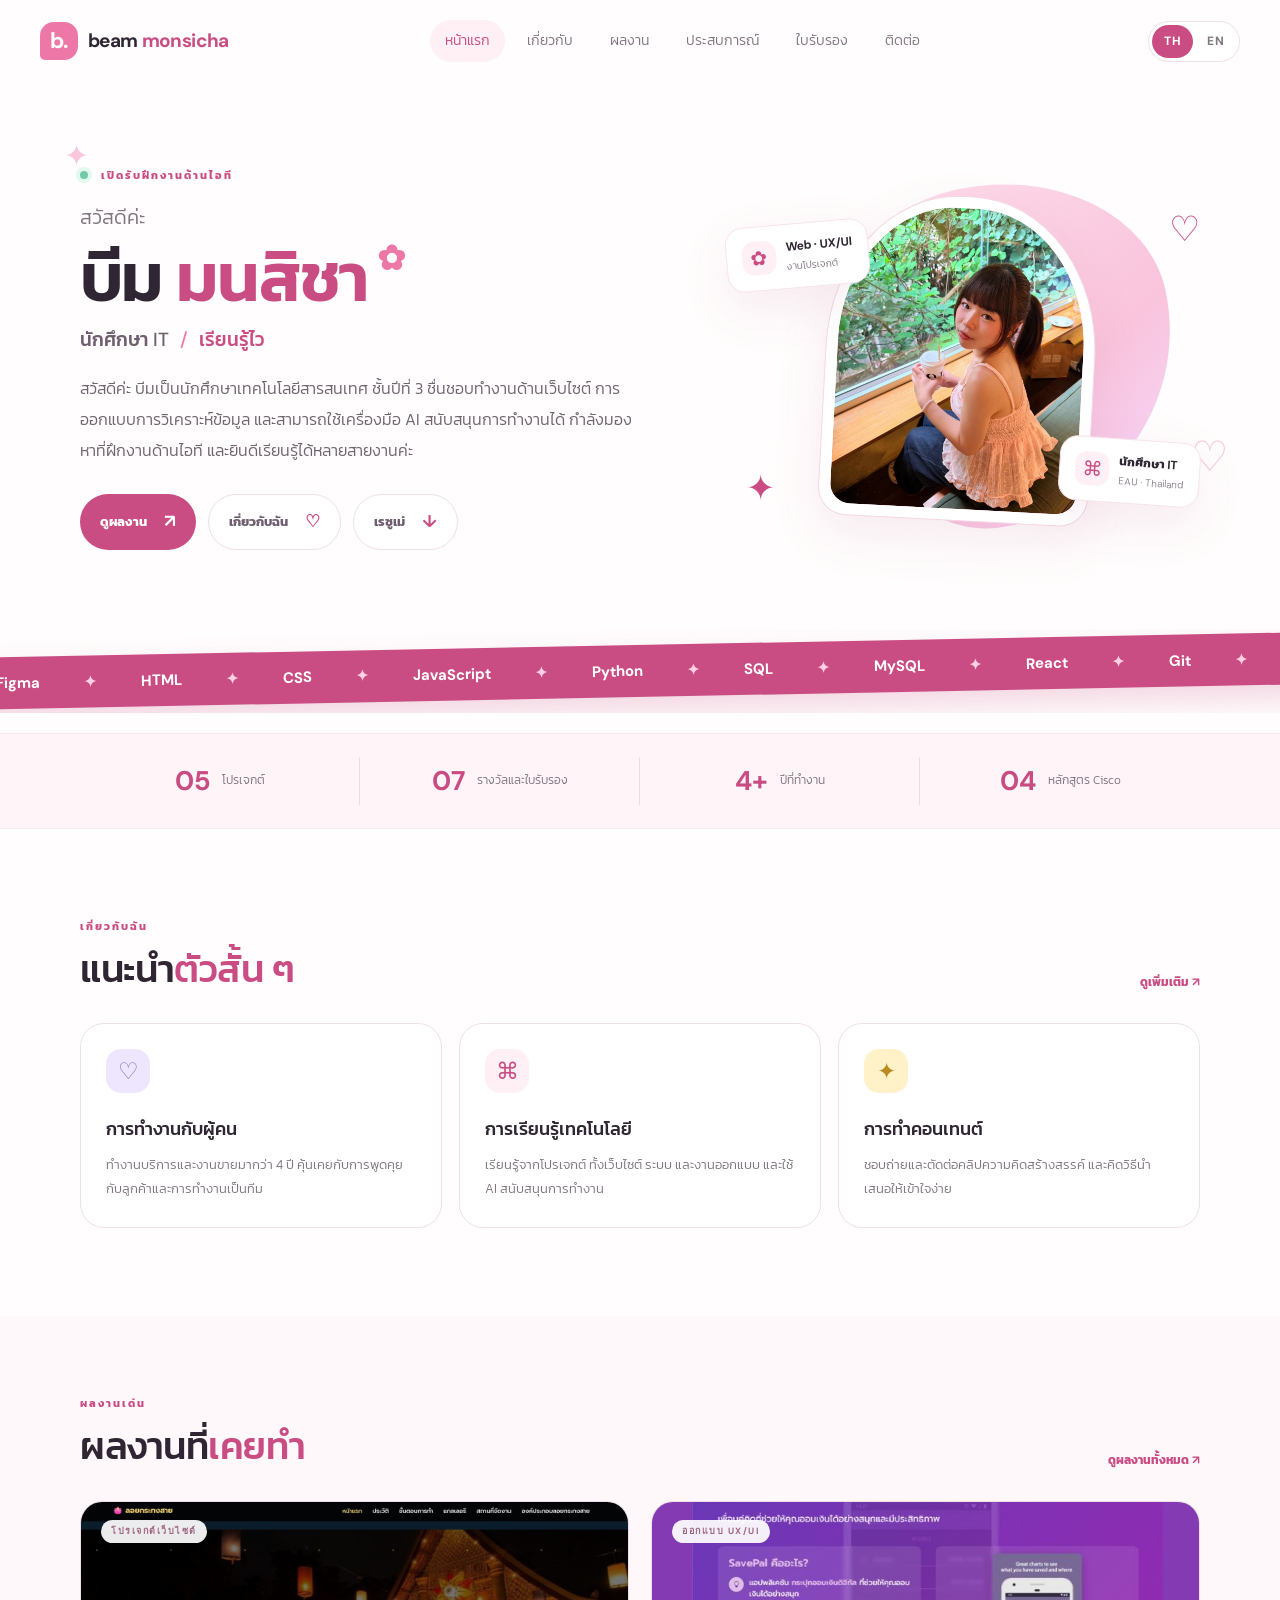
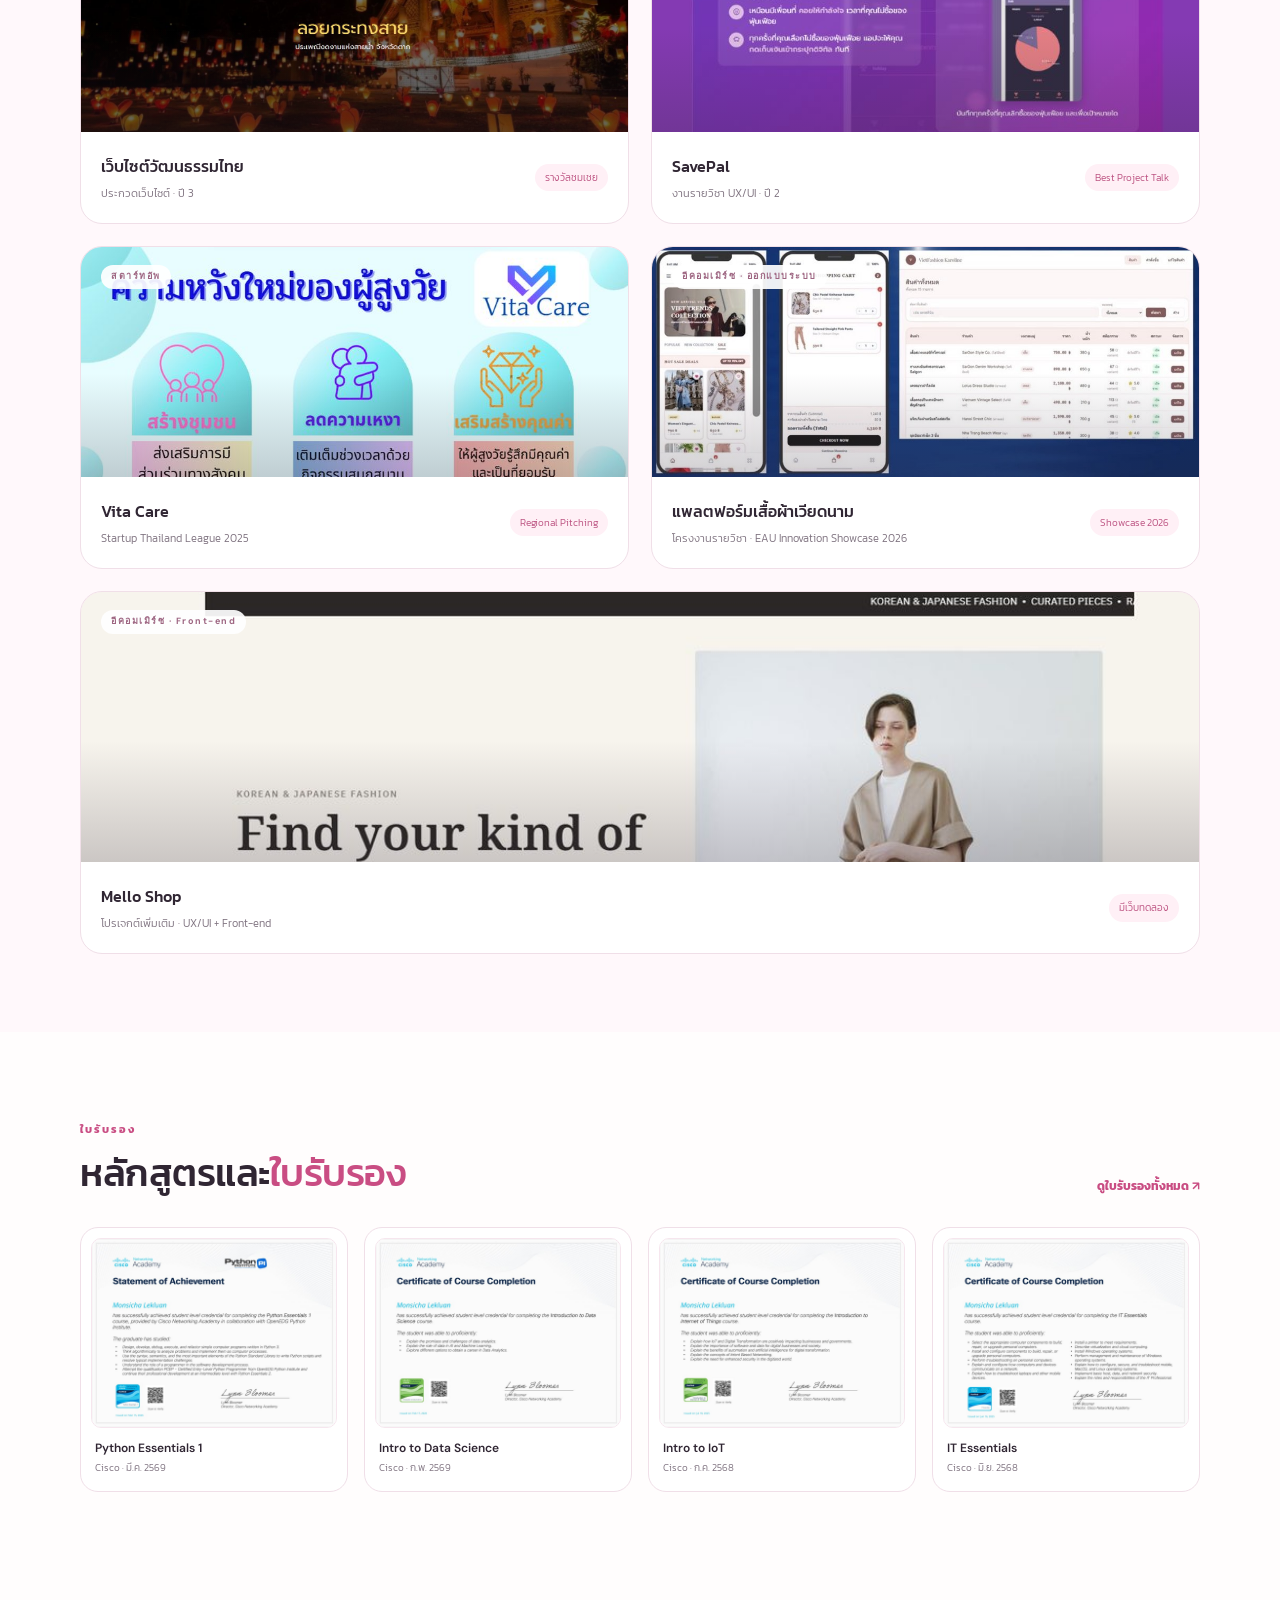
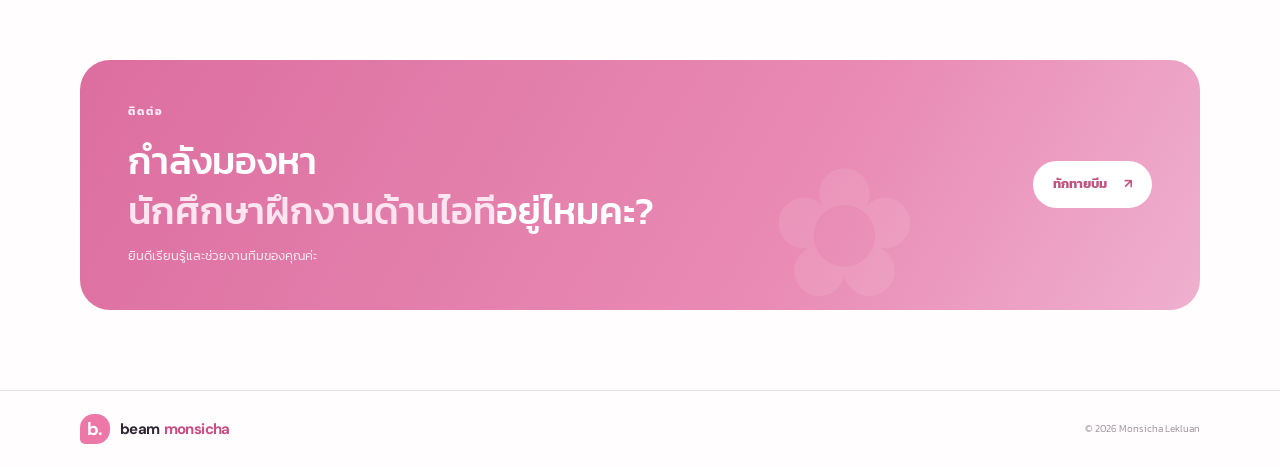
<file: index.html>
<!doctype html>
<html lang="th" data-title-en="Beam Monsicha — Portfolio" data-desc-en="Portfolio of Monsicha Lekluan (Beam), an Information Technology student interested in web development, UX/UI and data">
<head>
  <meta charset="utf-8"><meta name="viewport" content="width=device-width, initial-scale=1">
  <meta name="description" content="Portfolio ของมนสิชา เล็กล้วน (บีม) นักศึกษาเทคโนโลยีสารสนเทศ สนใจงานเว็บไซต์ การออกแบบ UX/UI และข้อมูล">
  <meta property="og:title" content="Beam Monsicha — Portfolio"><meta property="og:description" content="Portfolio ของมนสิชา เล็กล้วน (บีม) นักศึกษาเทคโนโลยีสารสนเทศ สนใจงานเว็บไซต์ การออกแบบ UX/UI และการวิเคราะห์ข้อมูล"><meta property="og:type" content="website"><meta property="og:image" content="https://beam-monsicha-cmd.github.io/my-portfolio/assets/img/og-cover.jpg"><meta name="twitter:card" content="summary_large_image"><meta name="theme-color" content="#fff0f6">
  <title>Beam Monsicha — Portfolio</title>
  <link rel="icon" href="data:image/svg+xml,%3Csvg xmlns='http://www.w3.org/2000/svg' viewBox='0 0 100 100'%3E%3Crect width='100' height='100' rx='28' fill='%23ed78a8'/%3E%3Ctext x='50' y='70' font-size='62' text-anchor='middle' fill='white' font-family='sans-serif' font-weight='700'%3Eb.%3C/text%3E%3C/svg%3E">
  <script>(function(){var d=document.documentElement;d.classList.add('js');var l='th';try{var q=new URLSearchParams(location.search).get('lang');l=(q==='en'||q==='th')?q:(localStorage.getItem('beam-lang')||'th');}catch(e){}if(l!=='en')l='th';d.setAttribute('data-lang',l);d.setAttribute('lang',l);setTimeout(function(){if(!window.__beamJs)d.classList.remove('js')},3000)})()</script>
  <link rel="preconnect" href="https://fonts.googleapis.com"><link rel="preconnect" href="https://fonts.gstatic.com" crossorigin>
  <link href="https://fonts.googleapis.com/css2?family=DM+Sans:wght@400;500;600;700&family=Kanit:wght@300;400;500;600;700&display=swap" rel="stylesheet">
  <link rel="stylesheet" href="assets/css/style.css"><script defer src="assets/js/main.js"></script>
</head>
<body>
  <div class="progress" aria-hidden="true"></div>
  <div class="top-sparkle sparkle-one">✦</div><div class="top-sparkle sparkle-two">♡</div>
  <header class="site-header"><a class="brand" href="index.html"><span class="brand-mark">b.</span><span>beam<span class="brand-dot">monsicha</span></span></a>
    <nav class="nav-links" id="site-nav" aria-label="เมนูหลัก" data-aria-en="Main menu"><a class="active" aria-current="page" href="index.html"><t-th>หน้าแรก</t-th><t-en>Home</t-en></a><a href="about.html"><t-th>เกี่ยวกับ</t-th><t-en>About</t-en></a><a href="projects.html"><t-th>ผลงาน</t-th><t-en>Projects</t-en></a><a href="experience.html"><t-th>ประสบการณ์</t-th><t-en>Experience</t-en></a><a href="certificates.html"><t-th>ใบรับรอง</t-th><t-en>Certificates</t-en></a><a href="contact.html"><t-th>ติดต่อ</t-th><t-en>Contact</t-en></a></nav>
    <div class="lang-switch" role="group" aria-label="ภาษา" data-aria-en="Language"><button type="button" data-set-lang="th" aria-pressed="true">TH</button><button type="button" data-set-lang="en" aria-pressed="false">EN</button></div>
    <button class="menu-toggle" aria-label="เปิดเมนู" data-aria-en="Open menu" aria-expanded="false">☰</button>
  </header>
  <main>

    <section class="hero wrap">
      <div class="hero-copy"><div class="eyebrow"><span class="status-dot"></span> <t-th>เปิดรับฝึกงานด้านไอที</t-th><t-en>OPEN TO IT INTERNSHIP</t-en></div>
        <p class="hello"><t-th>สวัสดีค่ะ</t-th><t-en>Hello, I'm</t-en></p><h1><t-th>บีม <span class="pink-text">มนสิชา</span></t-th><t-en>Beam <span class="pink-text">Monsicha</span></t-en><span class="wave">✿</span></h1>
        <h2><t-th>นักศึกษา IT</t-th><t-en>IT Student</t-en> <span class="slash">/</span> <span class="rotator" data-words-th='["เรียนรู้ไว","พัฒนาเว็บ","UX/UI","ทำคอนเทนต์","วิเคราะห์ข้อมูล/การวางแผน"]' data-words-en='["Quick Learner","Web Development","UX/UI","Content Creation","Data Analysis/planning"]'><t-th>เรียนรู้ไว</t-th><t-en>Quick Learner</t-en></span></h2>
        <p class="hero-text"><t-th>สวัสดีค่ะ บีมเป็นนักศึกษาเทคโนโลยีสารสนเทศ ชั้นปีที่ 3 ชื่นชอบทำงานด้านเว็บไซต์ การออกแบบการวิเคราะห์ข้อมูล และสามารถใช้เครื่องมือ AI สนับสนุนการทำงานได้ กำลังมองหาที่ฝึกงานด้านไอที และยินดีเรียนรู้ได้หลายสายงานค่ะ</t-th><t-en>Hi, I'm Beam, a third-year Information Technology student. I enjoy working on websites and interface design, and I use AI tools to support my work. I'm looking for an IT internship and I'm happy to learn across different areas.</t-en></p>
        <div class="hero-actions"><a class="btn btn-primary" href="projects.html"><t-th>ดูผลงาน</t-th><t-en>Explore my work</t-en> <span>↗</span></a><a class="btn btn-ghost" href="about.html"><t-th>เกี่ยวกับฉัน</t-th><t-en>More about me</t-en> <span>♡</span></a><a class="btn btn-ghost resume-link" href="assets/Resume_Monsicha.pdf" download hidden><t-th>เรซูเม่</t-th><t-en>Resume</t-en> <span>↓</span></a></div>
      </div>
      <div class="hero-art"><div class="blob blob-back"></div><div class="profile-frame"><div class="profile-placeholder"><span class="profile-initials">BM</span><span class="profile-caption">hello! ♡</span><img class="profile-img" src="assets/img/profile.jpg" alt="รูปโปรไฟล์ของบีม มนสิชา" data-alt-en="Profile photo of Beam Monsicha" onerror="this.remove()"></div></div><div class="float-card card-top"><span class="float-icon">✿</span><span><b>Web · UX/UI</b><small><t-th>งานโปรเจกต์</t-th><t-en>Project work</t-en></small></span></div><div class="float-card card-bottom"><span class="float-icon">⌘</span><span><b><t-th>นักศึกษา IT</t-th><t-en>IT Student</t-en></b><small>EAU · Thailand</small></span></div><span class="decor-heart">♡</span><span class="decor-star">✦</span></div>
    </section>
    <div class="ticker-wrap"><div class="ticker" aria-hidden="true"><div class="ticker-track"><span>Figma</span><span><i>✦</i></span><span>HTML</span><span><i>✦</i></span><span>CSS</span><span><i>✦</i></span><span>JavaScript</span><span><i>✦</i></span><span>Python</span><span><i>✦</i></span><span>SQL</span><span><i>✦</i></span><span>MySQL</span><span><i>✦</i></span><span>React</span><span><i>✦</i></span><span>Git</span><span><i>✦</i></span><span>GitHub</span><span><i>✦</i></span><span>Prompt Engineering</span><span><i>✦</i></span><span>AI Agents</span><span><i>✦</i></span><span>Canva</span><span><i>✦</i></span><span>CapCut</span><span><i>✦</i></span><span>OBS Studio</span><span><i>✦</i></span><span>Figma</span><span><i>✦</i></span><span>HTML</span><span><i>✦</i></span><span>CSS</span><span><i>✦</i></span><span>JavaScript</span><span><i>✦</i></span><span>Python</span><span><i>✦</i></span><span>SQL</span><span><i>✦</i></span><span>MySQL</span><span><i>✦</i></span><span>React</span><span><i>✦</i></span><span>Git</span><span><i>✦</i></span><span>GitHub</span><span><i>✦</i></span><span>Prompt Engineering</span><span><i>✦</i></span><span>AI Agents</span><span><i>✦</i></span><span>Canva</span><span><i>✦</i></span><span>CapCut</span><span><i>✦</i></span><span>OBS Studio</span><span><i>✦</i></span></div></div></div>
    <section class="quick-strip"><div class="wrap quick-grid four"><div><span class="quick-number" data-count="5" data-pad="1">05</span><span class="quick-label"><t-th>โปรเจกต์</t-th><t-en>Projects</t-en></span></div><div><span class="quick-number" data-count="7" data-pad="1">07</span><span class="quick-label"><t-th>รางวัลและใบรับรอง</t-th><t-en>Awards &amp; certificates</t-en></span></div><div><span class="quick-number" data-count="4" data-suffix="+">4+</span><span class="quick-label"><t-th>ปีที่ทำงาน</t-th><t-en>Years of work experience</t-en></span></div><div><span class="quick-number" data-count="4" data-pad="1">04</span><span class="quick-label"><t-th>หลักสูตร Cisco</t-th><t-en>Cisco courses</t-en></span></div></div></section>
    <section class="section wrap"><div class="section-heading reveal"><div><p class="eyebrow"><t-th>เกี่ยวกับฉัน</t-th><t-en>ABOUT ME</t-en></p><h2><t-th>แนะนำ<span class="pink-text">ตัวสั้น ๆ</span></t-th><t-en>A bit <span class="pink-text">about me.</span></t-en></h2></div><a class="text-link" href="about.html"><t-th>ดูเพิ่มเติม</t-th><t-en>More about me</t-en> ↗</a></div>
      <div class="intro-cards"><article class="soft-card reveal"><div class="card-icon lilac">♡</div><h3><t-th>การทำงานกับผู้คน</t-th><t-en>Working with people</t-en></h3><p><t-th>ทำงานบริการและงานขายมากว่า 4 ปี คุ้นเคยกับการพูดคุยกับลูกค้าและการทำงานเป็นทีม</t-th><t-en>More than 4 years in service and sales, so I am comfortable talking with customers and working in a team.</t-en></p></article><article class="soft-card reveal"><div class="card-icon pink">⌘</div><h3><t-th>การเรียนรู้เทคโนโลยี</t-th><t-en>Learning tech</t-en></h3><p><t-th>เรียนรู้จากโปรเจกต์ ทั้งเว็บไซต์ ระบบ และงานออกแบบ และใช้ AI สนับสนุนการทำงาน</t-th><t-en>I learn through projects, including websites, systems and design work, and use AI to support my work.</t-en></p></article><article class="soft-card reveal"><div class="card-icon yellow">✦</div><h3><t-th>การทำคอนเทนต์</t-th><t-en>Making content</t-en></h3><p><t-th>ชอบถ่ายและตัดต่อคลิปความคิดสร้างสรรค์ และคิดวิธีนำเสนอให้เข้าใจง่าย</t-th><t-en>I enjoy filming and editing videos, and finding simple ways to present ideas.</t-en></p></article></div>
    </section>
    <section class="featured-section"><div class="wrap"><div class="section-heading reveal"><div><p class="eyebrow"><t-th>ผลงานเด่น</t-th><t-en>SELECTED WORK</t-en></p><h2><t-th>ผลงานที่<span class="pink-text">เคยทำ</span></t-th><t-en>Things I've <span class="pink-text">worked on.</span></t-en></h2></div><a class="text-link" href="projects.html"><t-th>ดูผลงานทั้งหมด</t-th><t-en>View all projects</t-en> ↗</a></div>
      <div class="project-grid four">
        <a class="project-card reveal" href="projects.html#culture"><div class="project-visual visual-culture has-img"><span class="visual-label"><t-th>โปรเจกต์เว็บไซต์</t-th><t-en>WEB PROJECT</t-en></span><img src="assets/img/projects/culture-home.jpg" alt="หน้าแรกเว็บไซต์ประเพณีลอยกระทงสาย จังหวัดตาก" data-alt-en="Home page of the Loi Krathong Sai festival website, Tak Province" loading="lazy"></div><div class="project-info"><div><h3><t-th>เว็บไซต์วัฒนธรรมไทย</t-th><t-en>Thai Cultural Website</t-en></h3><p><t-th>ประกวดเว็บไซต์ · ปี 3</t-th><t-en>Website competition · Year 3</t-en></p></div><span class="award-pill"><t-th>รางวัลชมเชย</t-th><t-en>Honorable Mention</t-en></span></div></a>
        <a class="project-card reveal" href="projects.html#savepal"><div class="project-visual visual-ux has-img"><span class="visual-label"><t-th>ออกแบบ UX/UI</t-th><t-en>UX / UI DESIGN</t-en></span><img src="assets/img/projects/savepal-home.jpg" alt="หน้าจอแอป SavePal" data-alt-en="SavePal app screens" loading="lazy"></div><div class="project-info"><div><h3>SavePal</h3><p><t-th>งานรายวิชา UX/UI · ปี 2</t-th><t-en>UX/UI coursework · Year 2</t-en></p></div><span class="award-pill">Best Project Talk</span></div></a>
        <a class="project-card reveal" href="projects.html#vita"><div class="project-visual visual-startup has-img"><span class="visual-label"><t-th>สตาร์ทอัพ</t-th><t-en>STARTUP</t-en></span><img src="assets/img/projects/vita-poster.jpg" alt="โปสเตอร์ Vita Care ความหวังใหม่ของผู้สูงวัย" data-alt-en="Vita Care poster: new hope for older adults" loading="lazy" style="object-position:50% 0"></div><div class="project-info"><div><h3>Vita Care</h3><p>Startup Thailand League 2025</p></div><span class="award-pill">Regional Pitching</span></div></a>
        <a class="project-card reveal" href="projects.html#vietfashion"><div class="project-visual visual-startup has-img"><span class="visual-label"><t-th>อีคอมเมิร์ซ · ออกแบบระบบ</t-th><t-en>E-COMMERCE · SYSTEM DESIGN</t-en></span><img src="assets/img/projects/viet-mockups.jpg" alt="ตัวอย่างหน้าจอแพลตฟอร์มสั่งซื้อเสื้อผ้าเวียดนาม" data-alt-en="Sample screens of the Vietnamese fashion ordering platform" loading="lazy"></div><div class="project-info"><div><h3><t-th>แพลตฟอร์มเสื้อผ้าเวียดนาม</t-th><t-en>Vietnamese Fashion Platform</t-en></h3><p><t-th>โครงงานรายวิชา · EAU Innovation Showcase 2026</t-th><t-en>Course project · EAU Innovation Showcase 2026</t-en></p></div><span class="award-pill">Showcase 2026</span></div></a>
        <a class="project-card reveal" href="projects.html#mello"><div class="project-visual visual-culture has-img"><span class="visual-label"><t-th>อีคอมเมิร์ซ · Front-end</t-th><t-en>E-COMMERCE · FRONT-END</t-en></span><img src="assets/img/projects/mello-home.jpg" alt="หน้าแรกเว็บไซต์ Mellow" data-alt-en="Home page of the Mellow website" loading="lazy" style="object-position:50% 22%"></div><div class="project-info"><div><h3>Mello Shop</h3><p><t-th>โปรเจกต์เพิ่มเติม · UX/UI + Front-end</t-th><t-en>Extra project · UX/UI + Front-end</t-en></p></div><span class="award-pill"><t-th>มีเว็บทดลอง</t-th><t-en>Live demo</t-en></span></div></a>
      </div></div></section>
    <section class="section wrap"><div class="section-heading reveal"><div><p class="eyebrow"><t-th>ใบรับรอง</t-th><t-en>CERTIFICATES</t-en></p><h2><t-th>หลักสูตรและ<span class="pink-text">ใบรับรอง</span></t-th><t-en>Courses &amp; <span class="pink-text">certificates.</span></t-en></h2></div><a class="text-link" href="certificates.html"><t-th>ดูใบรับรองทั้งหมด</t-th><t-en>See all certificates</t-en> ↗</a></div>
      <div class="cert-strip">
        <a class="cert-mini reveal" href="certificates.html"><img src="assets/img/certs/cisco-python.jpg" alt="ใบรับรอง Python Essentials 1" data-alt-en="Python Essentials 1 certificate" loading="lazy"><b>Python Essentials 1</b><small><t-th>Cisco · มี.ค. 2569</t-th><t-en>Cisco · Mar 2026</t-en></small></a>
        <a class="cert-mini reveal" href="certificates.html"><img src="assets/img/certs/cisco-data-science.jpg" alt="ใบรับรอง Introduction to Data Science" data-alt-en="Introduction to Data Science certificate" loading="lazy"><b>Intro to Data Science</b><small><t-th>Cisco · ก.พ. 2569</t-th><t-en>Cisco · Feb 2026</t-en></small></a>
        <a class="cert-mini reveal" href="certificates.html"><img src="assets/img/certs/cisco-iot.jpg" alt="ใบรับรอง Introduction to IoT" data-alt-en="Introduction to IoT certificate" loading="lazy"><b>Intro to IoT</b><small><t-th>Cisco · ก.ค. 2568</t-th><t-en>Cisco · Jul 2025</t-en></small></a>
        <a class="cert-mini reveal" href="certificates.html"><img src="assets/img/certs/cisco-it-essentials.jpg" alt="ใบรับรอง IT Essentials" data-alt-en="IT Essentials certificate" loading="lazy"><b>IT Essentials</b><small><t-th>Cisco · มิ.ย. 2568</t-th><t-en>Cisco · Jun 2025</t-en></small></a>
      </div>
    </section>
    <section class="cta-section wrap"><div class="cta-box reveal"><div><p class="eyebrow"><t-th>ติดต่อ</t-th><t-en>LET'S CONNECT</t-en></p><h2><t-th>กำลังมองหา<br><span>นักศึกษาฝึกงานด้านไอที</span>อยู่ไหมคะ?</t-th><t-en>Looking for<br>an <span>IT intern?</span></t-en></h2><p><t-th>ยินดีเรียนรู้และช่วยงานทีมของคุณค่ะ</t-th><t-en>I'd be glad to learn and help your team.</t-en></p></div><a class="btn btn-white" href="contact.html"><t-th>ทักทายบีม</t-th><t-en>Say hello</t-en> <span>↗</span></a><span class="cta-flower">✿</span></div></section>

  </main>
  <footer class="site-footer"><div class="wrap footer-inner"><a class="brand" href="index.html"><span class="brand-mark">b.</span><span>beam<span class="brand-dot">monsicha</span></span></a><span>© <span data-year></span> Monsicha Lekluan</span></div></footer>
  <button class="to-top" aria-label="กลับขึ้นด้านบน" data-aria-en="Back to top">↑</button>
</body></html>
</file>
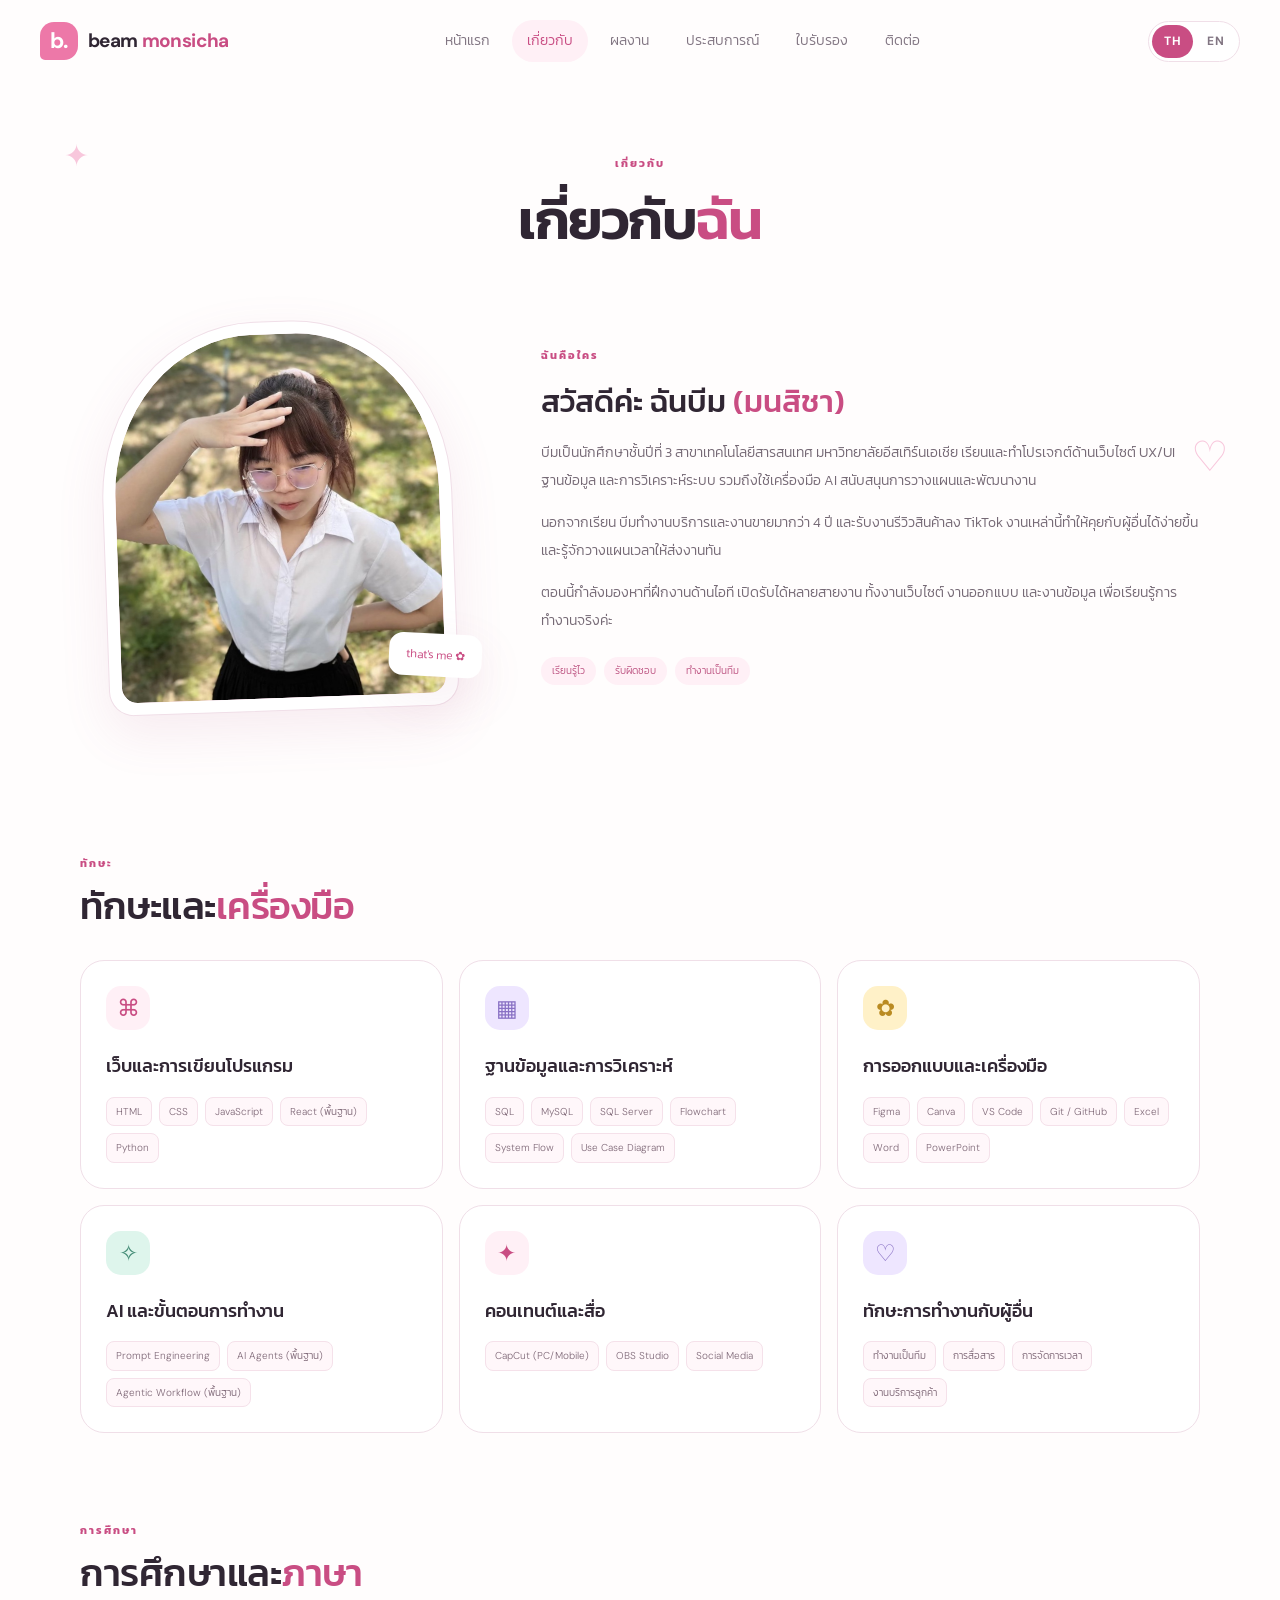
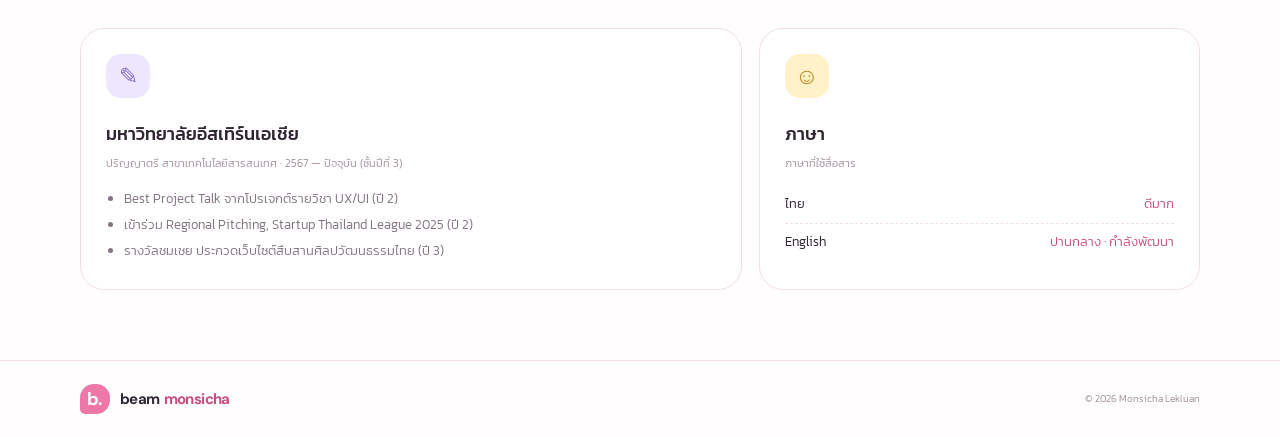
<file: about.html>
<!doctype html>
<html lang="th" data-title-en="About — Beam Monsicha" data-desc-en="About Monsicha Lekluan (Beam): skills, education and interests">
<head>
  <meta charset="utf-8"><meta name="viewport" content="width=device-width, initial-scale=1">
  <meta name="description" content="เกี่ยวกับมนสิชา เล็กล้วน (บีม) ทักษะ การศึกษา และสิ่งที่สนใจ">
  <meta property="og:title" content="เกี่ยวกับ — บีม มนสิชา"><meta property="og:description" content="เกี่ยวกับมนสิชา เล็กล้วน (บีม) ทักษะ การศึกษา และสิ่งที่สนใจ"><meta property="og:type" content="website"><meta property="og:image" content="https://beam-monsicha-cmd.github.io/my-portfolio/assets/img/og-cover.jpg"><meta name="twitter:card" content="summary_large_image"><meta name="theme-color" content="#fff0f6">
  <title>เกี่ยวกับ — บีม มนสิชา</title>
  <link rel="icon" href="data:image/svg+xml,%3Csvg xmlns='http://www.w3.org/2000/svg' viewBox='0 0 100 100'%3E%3Crect width='100' height='100' rx='28' fill='%23ed78a8'/%3E%3Ctext x='50' y='70' font-size='62' text-anchor='middle' fill='white' font-family='sans-serif' font-weight='700'%3Eb.%3C/text%3E%3C/svg%3E">
  <script>(function(){var d=document.documentElement;d.classList.add('js');var l='th';try{var q=new URLSearchParams(location.search).get('lang');l=(q==='en'||q==='th')?q:(localStorage.getItem('beam-lang')||'th');}catch(e){}if(l!=='en')l='th';d.setAttribute('data-lang',l);d.setAttribute('lang',l);setTimeout(function(){if(!window.__beamJs)d.classList.remove('js')},3000)})()</script>
  <link rel="preconnect" href="https://fonts.googleapis.com"><link rel="preconnect" href="https://fonts.gstatic.com" crossorigin>
  <link href="https://fonts.googleapis.com/css2?family=DM+Sans:wght@400;500;600;700&family=Kanit:wght@300;400;500;600;700&display=swap" rel="stylesheet">
  <link rel="stylesheet" href="assets/css/style.css"><script defer src="assets/js/main.js"></script>
</head>
<body>
  <div class="progress" aria-hidden="true"></div>
  <div class="top-sparkle sparkle-one">✦</div><div class="top-sparkle sparkle-two">♡</div>
  <header class="site-header"><a class="brand" href="index.html"><span class="brand-mark">b.</span><span>beam<span class="brand-dot">monsicha</span></span></a>
    <nav class="nav-links" id="site-nav" aria-label="เมนูหลัก" data-aria-en="Main menu"><a href="index.html"><t-th>หน้าแรก</t-th><t-en>Home</t-en></a><a class="active" aria-current="page" href="about.html"><t-th>เกี่ยวกับ</t-th><t-en>About</t-en></a><a href="projects.html"><t-th>ผลงาน</t-th><t-en>Projects</t-en></a><a href="experience.html"><t-th>ประสบการณ์</t-th><t-en>Experience</t-en></a><a href="certificates.html"><t-th>ใบรับรอง</t-th><t-en>Certificates</t-en></a><a href="contact.html"><t-th>ติดต่อ</t-th><t-en>Contact</t-en></a></nav>
    <div class="lang-switch" role="group" aria-label="ภาษา" data-aria-en="Language"><button type="button" data-set-lang="th" aria-pressed="true">TH</button><button type="button" data-set-lang="en" aria-pressed="false">EN</button></div>
    <button class="menu-toggle" aria-label="เปิดเมนู" data-aria-en="Open menu" aria-expanded="false">☰</button>
  </header>
  <main>

    <section class="page-hero wrap"><p class="eyebrow"><t-th>เกี่ยวกับ</t-th><t-en>ABOUT</t-en></p><h1><t-th>เกี่ยวกับ<span class="pink-text">ฉัน</span></t-th><t-en>About <span class="pink-text">me.</span></t-en></h1></section>
    <section class="wrap about-layout"><div class="about-photo"><div class="profile-placeholder about-placeholder"><span class="profile-initials">BM</span><span class="profile-caption">hello! ♡</span><img class="profile-img" src="assets/img/profile-about.jpg" alt="บีม มนสิชา ในชุดนักศึกษา" data-alt-en="Beam Monsicha in her student uniform" onerror="this.remove()"></div><span class="photo-sticker"><t-th>that's me</t-th><t-en>that's me!</t-en> ✿</span></div>
      <div class="about-copy"><p class="eyebrow"><t-th>ฉันคือใคร</t-th><t-en>WHO I AM</t-en></p><h2><t-th>สวัสดีค่ะ ฉันบีม <span class="pink-text">(มนสิชา)</span></t-th><t-en>Hi, I'm Beam <span class="pink-text">(มนสิชา)</span></t-en></h2>
        <p><t-th>บีมเป็นนักศึกษาชั้นปีที่ 3 สาขาเทคโนโลยีสารสนเทศ มหาวิทยาลัยอีสเทิร์นเอเชีย เรียนและทำโปรเจกต์ด้านเว็บไซต์ UX/UI ฐานข้อมูล และการวิเคราะห์ระบบ รวมถึงใช้เครื่องมือ AI สนับสนุนการวางแผนและพัฒนางาน</t-th><t-en>I'm a third-year student in Information Technology at Eastern Asia University. I work on projects in web development, UX/UI, databases and system analysis, and I use AI tools to support planning and development.</t-en></p>
        <p><t-th>นอกจากเรียน บีมทำงานบริการและงานขายมากว่า 4 ปี และรับงานรีวิวสินค้าลง TikTok งานเหล่านี้ทำให้คุยกับผู้อื่นได้ง่ายขึ้น และรู้จักวางแผนเวลาให้ส่งงานทัน</t-th><t-en>Outside of class, I have worked in customer service and sales for more than 4 years and do freelance product reviews on TikTok. This has made it easier for me to talk with others and to plan my time so that I meet deadlines.</t-en></p>
        <p><t-th>ตอนนี้กำลังมองหาที่ฝึกงานด้านไอที เปิดรับได้หลายสายงาน ทั้งงานเว็บไซต์ งานออกแบบ และงานข้อมูล เพื่อเรียนรู้การทำงานจริงค่ะ</t-th><t-en>I'm now looking for an IT internship. I'm open to different areas, including web development, design and data, so I can learn from real work.</t-en></p>
        <div class="tag-row"><span class="tag"><t-th>เรียนรู้ไว</t-th><t-en>Quick learner</t-en></span><span class="tag"><t-th>รับผิดชอบ</t-th><t-en>Responsible</t-en></span><span class="tag"><t-th>ทำงานเป็นทีม</t-th><t-en>Team player</t-en></span></div></div></section>
    <section class="section wrap"><div class="section-heading reveal"><div><p class="eyebrow"><t-th>ทักษะ</t-th><t-en>SKILLS</t-en></p><h2><t-th>ทักษะและ<span class="pink-text">เครื่องมือ</span></t-th><t-en>Skills &amp; <span class="pink-text">tools.</span></t-en></h2></div></div>
      <div class="skill-groups three">
<article class="soft-card skill-card reveal"><div class="card-icon pink">⌘</div><h3><t-th>เว็บและการเขียนโปรแกรม</t-th><t-en>Web &amp; Programming</t-en></h3><div class="chip-list"><span>HTML</span><span>CSS</span><span>JavaScript</span><span><t-th>React (พื้นฐาน)</t-th><t-en>React (Basic)</t-en></span><span>Python</span></div></article>
<article class="soft-card skill-card reveal"><div class="card-icon lilac">▦</div><h3><t-th>ฐานข้อมูลและการวิเคราะห์</t-th><t-en>Database &amp; Analysis</t-en></h3><div class="chip-list"><span>SQL</span><span>MySQL</span><span>SQL Server</span><span>Flowchart</span><span>System Flow</span><span>Use Case Diagram</span></div></article>
<article class="soft-card skill-card reveal"><div class="card-icon yellow">✿</div><h3><t-th>การออกแบบและเครื่องมือ</t-th><t-en>Design &amp; Tools</t-en></h3><div class="chip-list"><span>Figma</span><span>Canva</span><span>VS Code</span><span>Git / GitHub</span><span>Excel</span><span>Word</span><span>PowerPoint</span></div></article>
<article class="soft-card skill-card reveal"><div class="card-icon mint">✧</div><h3><t-th>AI และขั้นตอนการทำงาน</t-th><t-en>AI &amp; Workflow</t-en></h3><div class="chip-list"><span>Prompt Engineering</span><span><t-th>AI Agents (พื้นฐาน)</t-th><t-en>AI Agents (Basic)</t-en></span><span><t-th>Agentic Workflow (พื้นฐาน)</t-th><t-en>Agentic Workflow (Basic)</t-en></span></div></article>
<article class="soft-card skill-card reveal"><div class="card-icon pink">✦</div><h3><t-th>คอนเทนต์และสื่อ</t-th><t-en>Content &amp; Media</t-en></h3><div class="chip-list"><span>CapCut (PC/Mobile)</span><span>OBS Studio</span><span>Social Media</span></div></article>
<article class="soft-card skill-card reveal"><div class="card-icon lilac">♡</div><h3><t-th>ทักษะการทำงานกับผู้อื่น</t-th><t-en>People Skills</t-en></h3><div class="chip-list"><span><t-th>ทำงานเป็นทีม</t-th><t-en>Teamwork</t-en></span><span><t-th>การสื่อสาร</t-th><t-en>Communication</t-en></span><span><t-th>การจัดการเวลา</t-th><t-en>Time management</t-en></span><span><t-th>งานบริการลูกค้า</t-th><t-en>Customer service</t-en></span></div></article>
      </div></section>
    <section class="wrap" style="padding-bottom:70px"><div class="section-heading reveal"><div><p class="eyebrow"><t-th>การศึกษา</t-th><t-en>EDUCATION</t-en></p><h2><t-th>การศึกษาและ<span class="pink-text">ภาษา</span></t-th><t-en>Education &amp; <span class="pink-text">languages.</span></t-en></h2></div></div>
      <div class="edu-grid">
        <article class="soft-card reveal"><div class="card-icon lilac">✎</div><h3><t-th>มหาวิทยาลัยอีสเทิร์นเอเชีย</t-th><t-en>Eastern Asia University</t-en></h3><p class="muted"><t-th>ปริญญาตรี สาขาเทคโนโลยีสารสนเทศ · 2567 — ปัจจุบัน (ชั้นปีที่ 3)</t-th><t-en>Bachelor's degree in Information Technology · 2024 — Present (Year 3)</t-en></p><ul><li><t-th>Best Project Talk จากโปรเจกต์รายวิชา UX/UI (ปี 2)</t-th><t-en>Best Project Talk for a UX/UI course project (Year 2)</t-en></li><li><t-th>เข้าร่วม Regional Pitching, Startup Thailand League 2025 (ปี 2)</t-th><t-en>Took part in the Regional Pitching, Startup Thailand League 2025 (Year 2)</t-en></li><li><t-th>รางวัลชมเชย ประกวดเว็บไซต์สืบสานศิลปวัฒนธรรมไทย (ปี 3)</t-th><t-en>Honorable Mention, Thai Arts and Culture website competition (Year 3)</t-en></li></ul></article>
        <article class="soft-card reveal"><div class="card-icon yellow">☺</div><h3><t-th>ภาษา</t-th><t-en>Languages</t-en></h3><p class="muted"><t-th>ภาษาที่ใช้สื่อสาร</t-th><t-en>Languages I use</t-en></p><div class="lang-row"><span><t-th>ไทย</t-th><t-en>Thai</t-en></span><span><t-th>ดีมาก</t-th><t-en>Native</t-en></span></div><div class="lang-row"><span>English</span><span><t-th>ปานกลาง · กำลังพัฒนา</t-th><t-en>Intermediate · improving</t-en></span></div></article>
      </div></section>

  </main>
  <footer class="site-footer"><div class="wrap footer-inner"><a class="brand" href="index.html"><span class="brand-mark">b.</span><span>beam<span class="brand-dot">monsicha</span></span></a><span>© <span data-year></span> Monsicha Lekluan</span></div></footer>
  <button class="to-top" aria-label="กลับขึ้นด้านบน" data-aria-en="Back to top">↑</button>
</body></html>
</file>
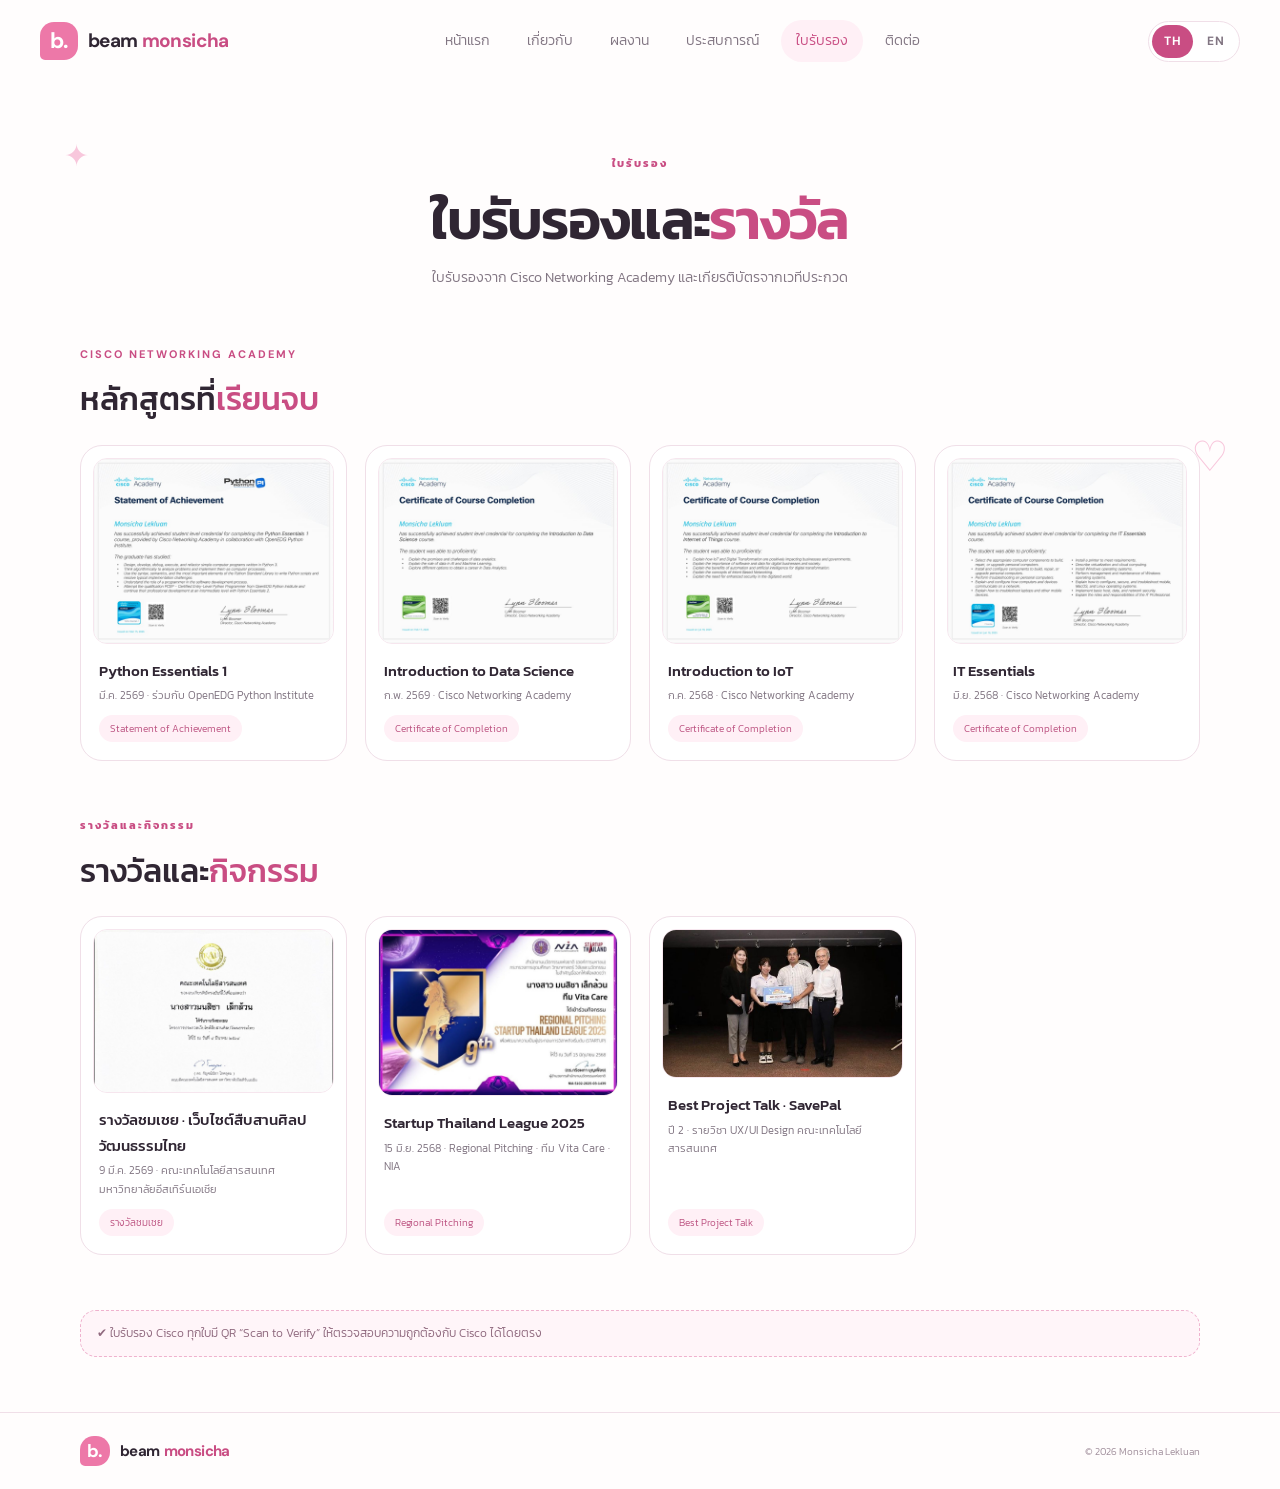
<file: certificates.html>
<!doctype html>
<html lang="th" data-title-en="Certificates — Beam Monsicha" data-desc-en="Cisco Networking Academy certificates and awards of Monsicha Lekluan">
<head>
  <meta charset="utf-8"><meta name="viewport" content="width=device-width, initial-scale=1">
  <meta name="description" content="ใบรับรอง Cisco Networking Academy และเกียรติบัตรของมนสิชา เล็กล้วน">
  <meta property="og:title" content="ใบรับรอง — บีม มนสิชา"><meta property="og:description" content="ใบรับรอง Cisco Networking Academy และเกียรติบัตรของมนสิชา เล็กล้วน"><meta property="og:type" content="website"><meta property="og:image" content="https://beam-monsicha-cmd.github.io/my-portfolio/assets/img/og-cover.jpg"><meta name="twitter:card" content="summary_large_image"><meta name="theme-color" content="#fff0f6">
  <title>ใบรับรอง — บีม มนสิชา</title>
  <link rel="icon" href="data:image/svg+xml,%3Csvg xmlns='http://www.w3.org/2000/svg' viewBox='0 0 100 100'%3E%3Crect width='100' height='100' rx='28' fill='%23ed78a8'/%3E%3Ctext x='50' y='70' font-size='62' text-anchor='middle' fill='white' font-family='sans-serif' font-weight='700'%3Eb.%3C/text%3E%3C/svg%3E">
  <script>(function(){var d=document.documentElement;d.classList.add('js');var l='th';try{var q=new URLSearchParams(location.search).get('lang');l=(q==='en'||q==='th')?q:(localStorage.getItem('beam-lang')||'th');}catch(e){}if(l!=='en')l='th';d.setAttribute('data-lang',l);d.setAttribute('lang',l);setTimeout(function(){if(!window.__beamJs)d.classList.remove('js')},3000)})()</script>
  <link rel="preconnect" href="https://fonts.googleapis.com"><link rel="preconnect" href="https://fonts.gstatic.com" crossorigin>
  <link href="https://fonts.googleapis.com/css2?family=DM+Sans:wght@400;500;600;700&family=Kanit:wght@300;400;500;600;700&display=swap" rel="stylesheet">
  <link rel="stylesheet" href="assets/css/style.css"><script defer src="assets/js/main.js"></script>
</head>
<body>
  <div class="progress" aria-hidden="true"></div>
  <div class="top-sparkle sparkle-one">✦</div><div class="top-sparkle sparkle-two">♡</div>
  <header class="site-header"><a class="brand" href="index.html"><span class="brand-mark">b.</span><span>beam<span class="brand-dot">monsicha</span></span></a>
    <nav class="nav-links" id="site-nav" aria-label="เมนูหลัก" data-aria-en="Main menu"><a href="index.html"><t-th>หน้าแรก</t-th><t-en>Home</t-en></a><a href="about.html"><t-th>เกี่ยวกับ</t-th><t-en>About</t-en></a><a href="projects.html"><t-th>ผลงาน</t-th><t-en>Projects</t-en></a><a href="experience.html"><t-th>ประสบการณ์</t-th><t-en>Experience</t-en></a><a class="active" aria-current="page" href="certificates.html"><t-th>ใบรับรอง</t-th><t-en>Certificates</t-en></a><a href="contact.html"><t-th>ติดต่อ</t-th><t-en>Contact</t-en></a></nav>
    <div class="lang-switch" role="group" aria-label="ภาษา" data-aria-en="Language"><button type="button" data-set-lang="th" aria-pressed="true">TH</button><button type="button" data-set-lang="en" aria-pressed="false">EN</button></div>
    <button class="menu-toggle" aria-label="เปิดเมนู" data-aria-en="Open menu" aria-expanded="false">☰</button>
  </header>
  <main>

    <section class="page-hero wrap"><p class="eyebrow"><t-th>ใบรับรอง</t-th><t-en>CERTIFICATES</t-en></p><h1><t-th>ใบรับรองและ<span class="pink-text">รางวัล</span></t-th><t-en>Certificates &amp; <span class="pink-text">awards.</span></t-en></h1><p><t-th>ใบรับรองจาก Cisco Networking Academy และเกียรติบัตรจากเวทีประกวด</t-th><t-en>Certificates from Cisco Networking Academy and awards from competitions</t-en></p></section>
    <section class="wrap">
      <div class="section-lead reveal"><div><p class="eyebrow">CISCO NETWORKING ACADEMY</p><h2><t-th>หลักสูตรที่<span class="pink-text">เรียนจบ</span></t-th><t-en>Course <span class="pink-text">completions.</span></t-en></h2></div></div>
      <div class="cert-grid">
<article class="cert-card reveal"><a class="cert-img" href="assets/img/certs/cisco-python.jpg" data-lightbox="cert" data-caption="ใบรับรอง Python Essentials 1" data-caption-en="Python Essentials 1 certificate"><img src="assets/img/certs/cisco-python.jpg" alt="ใบรับรอง Python Essentials 1" data-alt-en="Python Essentials 1 certificate" loading="lazy"></a><h3>Python Essentials 1</h3><p><t-th>มี.ค. 2569 · ร่วมกับ OpenEDG Python Institute</t-th><t-en>Mar 2026 · with OpenEDG Python Institute</t-en></p><span class="tag">Statement of Achievement</span></article>
<article class="cert-card reveal"><a class="cert-img" href="assets/img/certs/cisco-data-science.jpg" data-lightbox="cert" data-caption="ใบรับรอง Introduction to Data Science" data-caption-en="Introduction to Data Science certificate"><img src="assets/img/certs/cisco-data-science.jpg" alt="ใบรับรอง Introduction to Data Science" data-alt-en="Introduction to Data Science certificate" loading="lazy"></a><h3>Introduction to Data Science</h3><p><t-th>ก.พ. 2569 · Cisco Networking Academy</t-th><t-en>Feb 2026 · Cisco Networking Academy</t-en></p><span class="tag">Certificate of Completion</span></article>
<article class="cert-card reveal"><a class="cert-img" href="assets/img/certs/cisco-iot.jpg" data-lightbox="cert" data-caption="ใบรับรอง Introduction to Internet of Things" data-caption-en="Introduction to Internet of Things certificate"><img src="assets/img/certs/cisco-iot.jpg" alt="ใบรับรอง Introduction to Internet of Things" data-alt-en="Introduction to Internet of Things certificate" loading="lazy"></a><h3>Introduction to IoT</h3><p><t-th>ก.ค. 2568 · Cisco Networking Academy</t-th><t-en>Jul 2025 · Cisco Networking Academy</t-en></p><span class="tag">Certificate of Completion</span></article>
<article class="cert-card reveal"><a class="cert-img" href="assets/img/certs/cisco-it-essentials.jpg" data-lightbox="cert" data-caption="ใบรับรอง IT Essentials" data-caption-en="IT Essentials certificate"><img src="assets/img/certs/cisco-it-essentials.jpg" alt="ใบรับรอง IT Essentials" data-alt-en="IT Essentials certificate" loading="lazy"></a><h3>IT Essentials</h3><p><t-th>มิ.ย. 2568 · Cisco Networking Academy</t-th><t-en>Jun 2025 · Cisco Networking Academy</t-en></p><span class="tag">Certificate of Completion</span></article>
      </div>
      <div class="section-lead reveal"><div><p class="eyebrow"><t-th>รางวัลและกิจกรรม</t-th><t-en>AWARDS &amp; ACTIVITIES</t-en></p><h2><t-th>รางวัลและ<span class="pink-text">กิจกรรม</span></t-th><t-en>Awards &amp; <span class="pink-text">activities.</span></t-en></h2></div></div>
      <div class="cert-grid">
<article class="cert-card reveal"><a class="cert-img" href="assets/img/certs/eau-thai-website.jpg" data-lightbox="cert" data-caption="เกียรติบัตรรางวัลชมเชย ประกวดเว็บไซต์สืบสานศิลปวัฒนธรรมไทย" data-caption-en="Honorable Mention certificate, Thai Arts and Culture website competition"><img src="assets/img/certs/eau-thai-website.jpg" alt="เกียรติบัตรรางวัลชมเชย ประกวดเว็บไซต์สืบสานศิลปวัฒนธรรมไทย" data-alt-en="Honorable Mention certificate, Thai Arts and Culture website competition" loading="lazy"></a><h3><t-th>รางวัลชมเชย · เว็บไซต์สืบสานศิลปวัฒนธรรมไทย</t-th><t-en>Honorable Mention · Thai Arts and Culture Website</t-en></h3><p><t-th>9 มี.ค. 2569 · คณะเทคโนโลยีสารสนเทศ มหาวิทยาลัยอีสเทิร์นเอเชีย</t-th><t-en>9 Mar 2026 · Faculty of Information Technology, Eastern Asia University</t-en></p><span class="tag"><t-th>รางวัลชมเชย</t-th><t-en>Honorable Mention</t-en></span></article>
<article class="cert-card reveal"><a class="cert-img" href="assets/img/certs/nia-startup-league.jpg" data-lightbox="cert" data-caption="เกียรติบัตร Regional Pitching Startup Thailand League 2025 ทีม Vita Care" data-caption-en="Regional Pitching certificate, Startup Thailand League 2025, Team Vita Care"><img src="assets/img/certs/nia-startup-league.jpg" alt="เกียรติบัตร Regional Pitching Startup Thailand League 2025 ทีม Vita Care" data-alt-en="Regional Pitching certificate, Startup Thailand League 2025, Team Vita Care" loading="lazy"></a><h3>Startup Thailand League 2025</h3><p><t-th>15 มิ.ย. 2568 · Regional Pitching · ทีม Vita Care · NIA</t-th><t-en>15 Jun 2025 · Regional Pitching · Team Vita Care · NIA</t-en></p><span class="tag">Regional Pitching</span></article>
<article class="cert-card reveal"><a class="cert-img" href="assets/img/projects/savepal-award.jpg" data-lightbox="cert" data-caption="รับรางวัล Best Project Talk" data-caption-en="Receiving the Best Project Talk award"><img src="assets/img/projects/savepal-award.jpg" alt="ภาพรับรางวัล Best Project Talk" data-alt-en="Photo of receiving the Best Project Talk award" loading="lazy"></a><h3>Best Project Talk · SavePal</h3><p><t-th>ปี 2 · รายวิชา UX/UI Design คณะเทคโนโลยีสารสนเทศ</t-th><t-en>Year 2 · UX/UI Design course, Faculty of Information Technology</t-en></p><span class="tag">Best Project Talk</span></article>
      </div>
      <p class="note-pill reveal"><t-th>✔ ใบรับรอง Cisco ทุกใบมี QR “Scan to Verify” ให้ตรวจสอบความถูกต้องกับ Cisco ได้โดยตรง</t-th><t-en>✔ Every Cisco certificate has a “Scan to Verify” QR code, so it can be checked directly with Cisco.</t-en></p>
    </section>

  </main>
  <footer class="site-footer"><div class="wrap footer-inner"><a class="brand" href="index.html"><span class="brand-mark">b.</span><span>beam<span class="brand-dot">monsicha</span></span></a><span>© <span data-year></span> Monsicha Lekluan</span></div></footer>
  <button class="to-top" aria-label="กลับขึ้นด้านบน" data-aria-en="Back to top">↑</button>
</body></html>
</file>
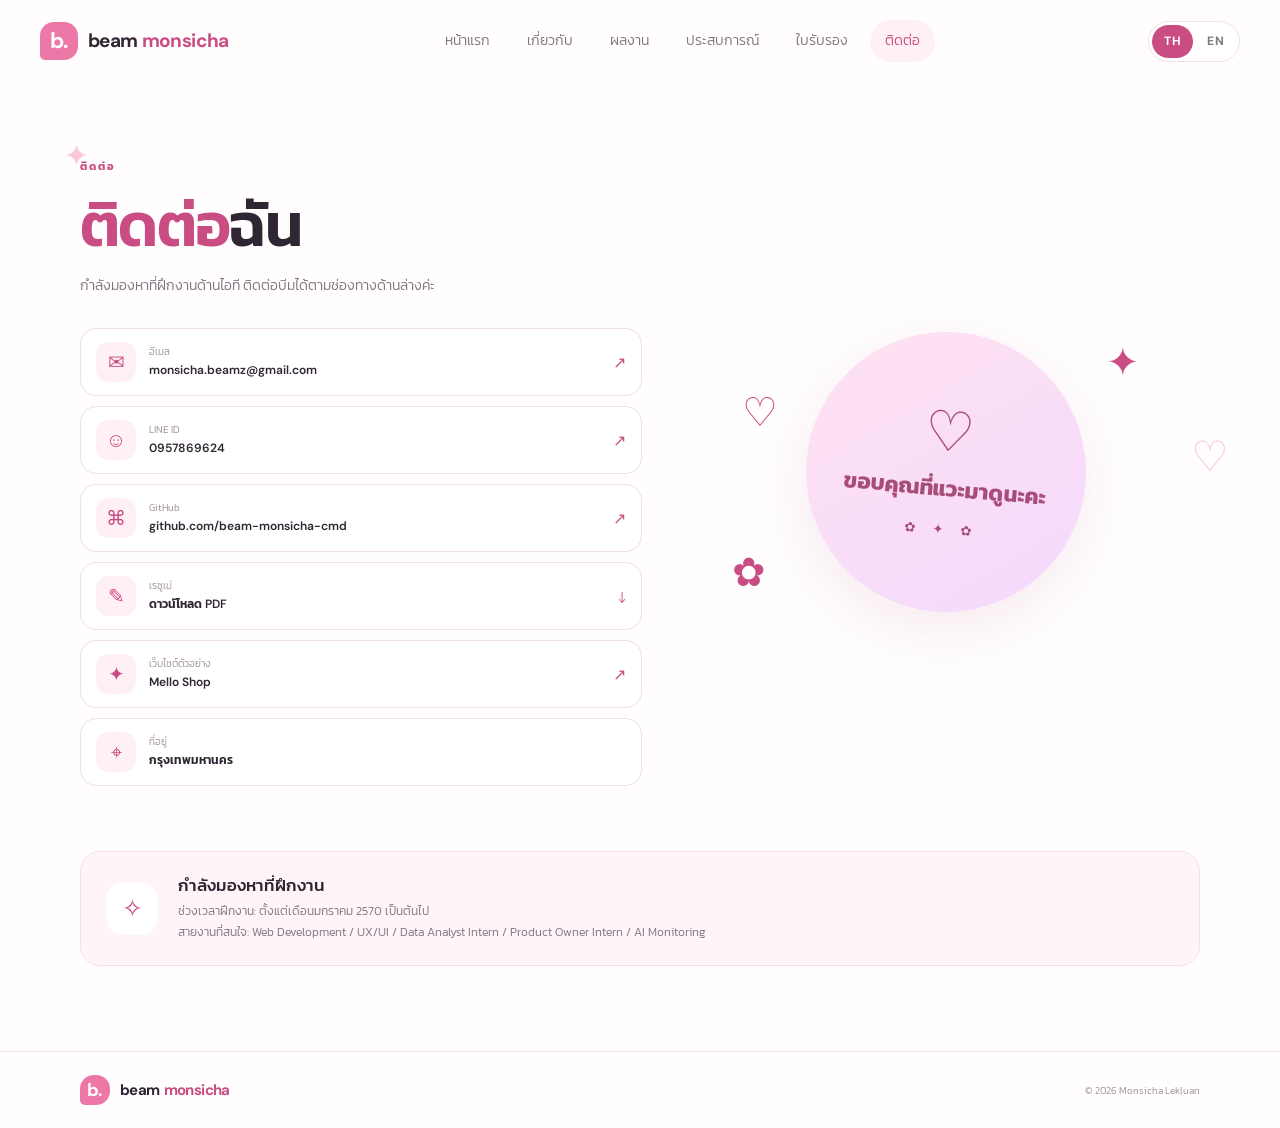
<file: contact.html>
<!doctype html>
<html lang="th" data-title-en="Contact — Beam Monsicha" data-desc-en="Contact Monsicha Lekluan (Beam)">
<head>
  <meta charset="utf-8"><meta name="viewport" content="width=device-width, initial-scale=1">
  <meta name="description" content="ช่องทางติดต่อบีม มนสิชา เล็กล้วน">
  <meta property="og:title" content="ติดต่อ — บีม มนสิชา"><meta property="og:description" content="ช่องทางติดต่อบีม มนสิชา เล็กล้วน"><meta property="og:type" content="website"><meta property="og:image" content="https://beam-monsicha-cmd.github.io/my-portfolio/assets/img/og-cover.jpg"><meta name="twitter:card" content="summary_large_image"><meta name="theme-color" content="#fff0f6">
  <title>ติดต่อ — บีม มนสิชา</title>
  <link rel="icon" href="data:image/svg+xml,%3Csvg xmlns='http://www.w3.org/2000/svg' viewBox='0 0 100 100'%3E%3Crect width='100' height='100' rx='28' fill='%23ed78a8'/%3E%3Ctext x='50' y='70' font-size='62' text-anchor='middle' fill='white' font-family='sans-serif' font-weight='700'%3Eb.%3C/text%3E%3C/svg%3E">
  <script>(function(){var d=document.documentElement;d.classList.add('js');var l='th';try{var q=new URLSearchParams(location.search).get('lang');l=(q==='en'||q==='th')?q:(localStorage.getItem('beam-lang')||'th');}catch(e){}if(l!=='en')l='th';d.setAttribute('data-lang',l);d.setAttribute('lang',l);setTimeout(function(){if(!window.__beamJs)d.classList.remove('js')},3000)})()</script>
  <link rel="preconnect" href="https://fonts.googleapis.com"><link rel="preconnect" href="https://fonts.gstatic.com" crossorigin>
  <link href="https://fonts.googleapis.com/css2?family=DM+Sans:wght@400;500;600;700&family=Kanit:wght@300;400;500;600;700&display=swap" rel="stylesheet">
  <link rel="stylesheet" href="assets/css/style.css"><script defer src="assets/js/main.js"></script>
</head>
<body>
  <div class="progress" aria-hidden="true"></div>
  <div class="top-sparkle sparkle-one">✦</div><div class="top-sparkle sparkle-two">♡</div>
  <header class="site-header"><a class="brand" href="index.html"><span class="brand-mark">b.</span><span>beam<span class="brand-dot">monsicha</span></span></a>
    <nav class="nav-links" id="site-nav" aria-label="เมนูหลัก" data-aria-en="Main menu"><a href="index.html"><t-th>หน้าแรก</t-th><t-en>Home</t-en></a><a href="about.html"><t-th>เกี่ยวกับ</t-th><t-en>About</t-en></a><a href="projects.html"><t-th>ผลงาน</t-th><t-en>Projects</t-en></a><a href="experience.html"><t-th>ประสบการณ์</t-th><t-en>Experience</t-en></a><a href="certificates.html"><t-th>ใบรับรอง</t-th><t-en>Certificates</t-en></a><a class="active" aria-current="page" href="contact.html"><t-th>ติดต่อ</t-th><t-en>Contact</t-en></a></nav>
    <div class="lang-switch" role="group" aria-label="ภาษา" data-aria-en="Language"><button type="button" data-set-lang="th" aria-pressed="true">TH</button><button type="button" data-set-lang="en" aria-pressed="false">EN</button></div>
    <button class="menu-toggle" aria-label="เปิดเมนู" data-aria-en="Open menu" aria-expanded="false">☰</button>
  </header>
  <main>

    <section class="contact-hero wrap"><div class="contact-copy"><p class="eyebrow"><t-th>ติดต่อ</t-th><t-en>CONTACT</t-en></p><h1><t-th><span class="pink-text">ติดต่อ</span>ฉัน</t-th><t-en>Get in <span class="pink-text">touch.</span></t-en></h1><p><t-th>กำลังมองหาที่ฝึกงานด้านไอที ติดต่อบีมได้ตามช่องทางด้านล่างค่ะ</t-th><t-en>I'm looking for an IT internship. You can reach me through the channels below.</t-en></p>
      <div class="contact-list">
        <a class="contact-item" href="mailto:monsicha.beamz@gmail.com"><span class="contact-icon">✉</span><span><small><t-th>อีเมล</t-th><t-en>Email</t-en></small><b>monsicha.beamz@gmail.com</b></span><span class="contact-arrow">↗</span></a>
        <a class="contact-item" href="https://line.me/ti/p/~0957869624" target="_blank" rel="noopener noreferrer"><span class="contact-icon">☺</span><span><small>LINE ID</small><b>0957869624</b></span><span class="contact-arrow">↗</span></a>
        <a class="contact-item" href="https://github.com/beam-monsicha-cmd" target="_blank" rel="noopener noreferrer"><span class="contact-icon">⌘</span><span><small>GitHub</small><b>github.com/beam-monsicha-cmd</b></span><span class="contact-arrow">↗</span></a>
        <a class="contact-item resume-link" download hidden href="assets/Resume_Monsicha.pdf" target="_blank" rel="noopener noreferrer"><span class="contact-icon">✎</span><span><small><t-th>เรซูเม่</t-th><t-en>Resume</t-en></small><b><t-th>ดาวน์โหลด PDF</t-th><t-en>Download PDF</t-en></b></span><span class="contact-arrow">↓</span></a>
        <a class="contact-item" href="https://mellowwshop.netlify.app/" target="_blank" rel="noopener noreferrer"><span class="contact-icon">✦</span><span><small><t-th>เว็บไซต์ตัวอย่าง</t-th><t-en>Live project</t-en></small><b>Mello Shop</b></span><span class="contact-arrow">↗</span></a>
        <div class="contact-item"><span class="contact-icon">⌖</span><span><small><t-th>ที่อยู่</t-th><t-en>Location</t-en></small><b><t-th>กรุงเทพมหานคร</t-th><t-en>Bangkok, Thailand</t-en></b></span></div>
      </div></div>
      <div class="contact-art"><div class="contact-circle"><span>♡</span><p><t-th>ขอบคุณที่แวะมาดูนะคะ</t-th><t-en>thank you<br>for stopping by!</t-en></p><small>✿ ✦ ✿</small></div><span class="contact-star star-a">✦</span><span class="contact-star star-b">✿</span><span class="contact-heart">♡</span></div></section>
    <section class="wrap availability reveal"><div class="availability-icon">✧</div><div><h2><t-th>กำลังมองหาที่ฝึกงาน</t-th><t-en>Currently looking for an internship</t-en></h2><p><t-th>ช่วงเวลาฝึกงาน: ตั้งแต่เดือนมกราคม 2570 เป็นต้นไป </t-th><t-en>Internship period: Internship period: from January 2027 onwards </t-en></p><p><t-th>สายงานที่สนใจ: Web Development / UX/UI / Data Analyst Intern / Product Owner Intern / AI Monitoring</t-th><t-en>Areas of interest: Web development / UX/UI / Data Analyst Intern / Product Owner Intern / AI Monitoring</t-en></p></div></section>

  </main>
  <footer class="site-footer"><div class="wrap footer-inner"><a class="brand" href="index.html"><span class="brand-mark">b.</span><span>beam<span class="brand-dot">monsicha</span></span></a><span>© <span data-year></span> Monsicha Lekluan</span></div></footer>
  <button class="to-top" aria-label="กลับขึ้นด้านบน" data-aria-en="Back to top">↑</button>
</body></html>
</file>
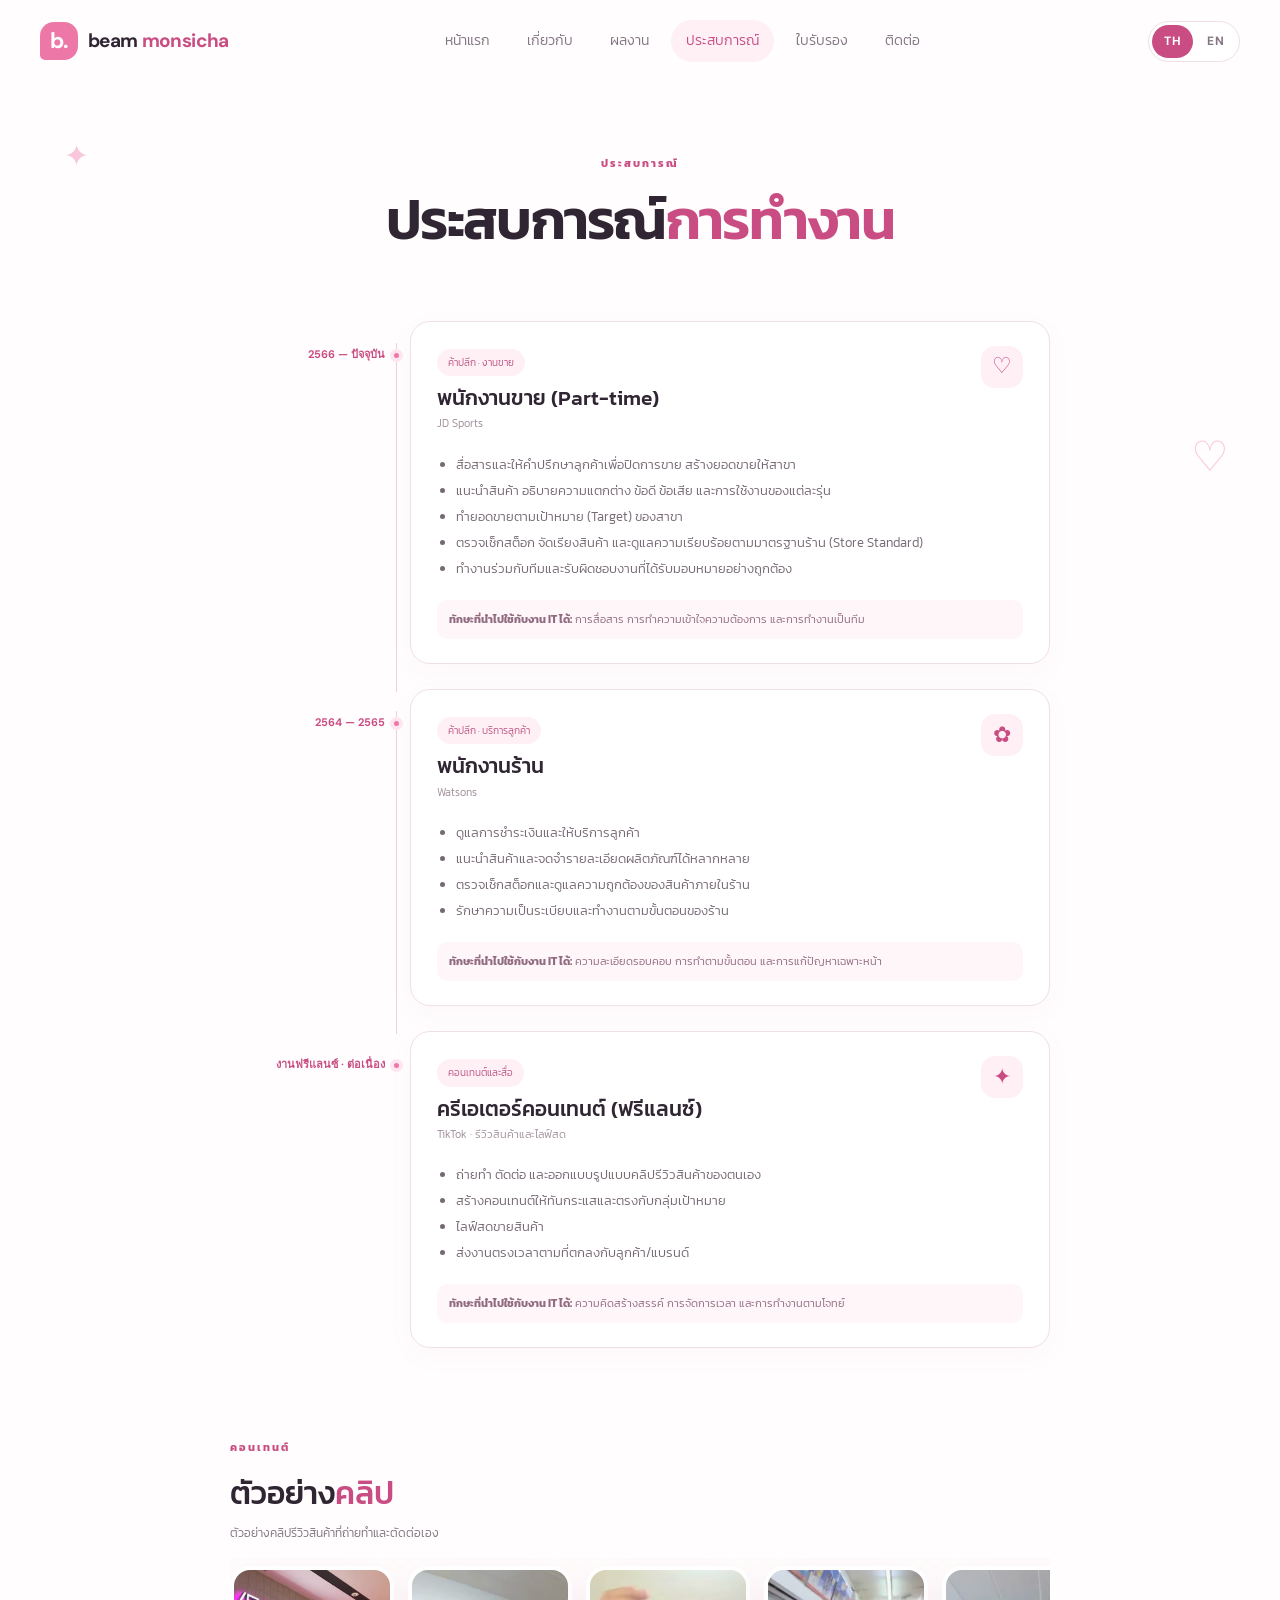
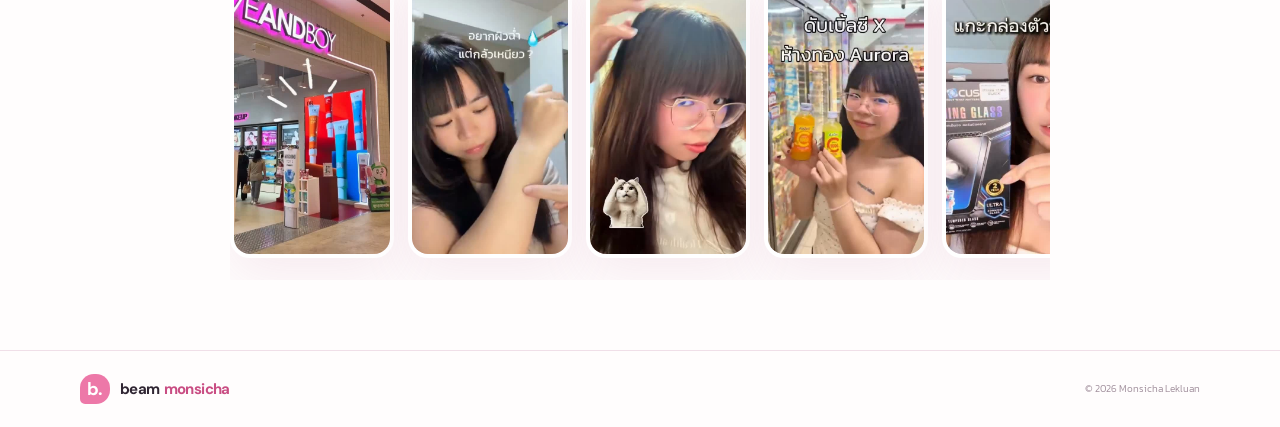
<file: experience.html>
<!doctype html>
<html lang="th" data-title-en="Experience — Beam Monsicha" data-desc-en="Work experience and content creation by Beam">
<head>
  <meta charset="utf-8"><meta name="viewport" content="width=device-width, initial-scale=1">
  <meta name="description" content="ประสบการณ์ทำงานและงานคอนเทนต์ของบีม">
  <meta property="og:title" content="ประสบการณ์ — บีม มนสิชา"><meta property="og:description" content="ประสบการณ์ทำงานและงานคอนเทนต์ของบีม"><meta property="og:type" content="website"><meta property="og:image" content="https://beam-monsicha-cmd.github.io/my-portfolio/assets/img/og-cover.jpg"><meta name="twitter:card" content="summary_large_image"><meta name="theme-color" content="#fff0f6">
  <title>ประสบการณ์ — บีม มนสิชา</title>
  <link rel="icon" href="data:image/svg+xml,%3Csvg xmlns='http://www.w3.org/2000/svg' viewBox='0 0 100 100'%3E%3Crect width='100' height='100' rx='28' fill='%23ed78a8'/%3E%3Ctext x='50' y='70' font-size='62' text-anchor='middle' fill='white' font-family='sans-serif' font-weight='700'%3Eb.%3C/text%3E%3C/svg%3E">
  <script>(function(){var d=document.documentElement;d.classList.add('js');var l='th';try{var q=new URLSearchParams(location.search).get('lang');l=(q==='en'||q==='th')?q:(localStorage.getItem('beam-lang')||'th');}catch(e){}if(l!=='en')l='th';d.setAttribute('data-lang',l);d.setAttribute('lang',l);setTimeout(function(){if(!window.__beamJs)d.classList.remove('js')},3000)})()</script>
  <link rel="preconnect" href="https://fonts.googleapis.com"><link rel="preconnect" href="https://fonts.gstatic.com" crossorigin>
  <link href="https://fonts.googleapis.com/css2?family=DM+Sans:wght@400;500;600;700&family=Kanit:wght@300;400;500;600;700&display=swap" rel="stylesheet">
  <link rel="stylesheet" href="assets/css/style.css"><script defer src="assets/js/main.js"></script>
</head>
<body>
  <div class="progress" aria-hidden="true"></div>
  <div class="top-sparkle sparkle-one">✦</div><div class="top-sparkle sparkle-two">♡</div>
  <header class="site-header"><a class="brand" href="index.html"><span class="brand-mark">b.</span><span>beam<span class="brand-dot">monsicha</span></span></a>
    <nav class="nav-links" id="site-nav" aria-label="เมนูหลัก" data-aria-en="Main menu"><a href="index.html"><t-th>หน้าแรก</t-th><t-en>Home</t-en></a><a href="about.html"><t-th>เกี่ยวกับ</t-th><t-en>About</t-en></a><a href="projects.html"><t-th>ผลงาน</t-th><t-en>Projects</t-en></a><a class="active" aria-current="page" href="experience.html"><t-th>ประสบการณ์</t-th><t-en>Experience</t-en></a><a href="certificates.html"><t-th>ใบรับรอง</t-th><t-en>Certificates</t-en></a><a href="contact.html"><t-th>ติดต่อ</t-th><t-en>Contact</t-en></a></nav>
    <div class="lang-switch" role="group" aria-label="ภาษา" data-aria-en="Language"><button type="button" data-set-lang="th" aria-pressed="true">TH</button><button type="button" data-set-lang="en" aria-pressed="false">EN</button></div>
    <button class="menu-toggle" aria-label="เปิดเมนู" data-aria-en="Open menu" aria-expanded="false">☰</button>
  </header>
  <main>

    <section class="page-hero wrap"><p class="eyebrow"><t-th>ประสบการณ์</t-th><t-en>EXPERIENCE</t-en></p><h1><t-th>ประสบการณ์<span class="pink-text">การทำงาน</span></t-th><t-en>Work <span class="pink-text">experience.</span></t-en></h1></section>
    <section class="wrap timeline">
      <article class="timeline-item reveal"><div class="timeline-dot"></div><div class="timeline-date"><t-th>2566 — ปัจจุบัน</t-th><t-en>2023 — Present</t-en></div><div class="timeline-card"><div class="timeline-heading"><div><span class="tag"><t-th>ค้าปลีก · งานขาย</t-th><t-en>Retail · Sales</t-en></span><h2><t-th>พนักงานขาย</t-th><t-en>Sales Assistant</t-en> (Part-time)</h2><p class="muted">JD Sports</p></div><span class="timeline-emoji">♡</span></div><ul><li><t-th>สื่อสารและให้คำปรึกษาลูกค้าเพื่อปิดการขาย สร้างยอดขายให้สาขา</t-th><t-en>Talked with and advised customers to close sales and bring in revenue for the branch</t-en></li><li><t-th>แนะนำสินค้า อธิบายความแตกต่าง ข้อดี ข้อเสีย และการใช้งานของแต่ละรุ่น</t-th><t-en>Recommended products and explained the differences, pros, cons and usage of each model</t-en></li><li><t-th>ทำยอดขายตามเป้าหมาย (Target) ของสาขา</t-th><t-en>Worked towards the branch's sales targets</t-en></li><li><t-th>ตรวจเช็กสต็อก จัดเรียงสินค้า และดูแลความเรียบร้อยตามมาตรฐานร้าน (Store Standard)</t-th><t-en>Checked stock, arranged products and kept the store tidy according to store standards</t-en></li><li><t-th>ทำงานร่วมกับทีมและรับผิดชอบงานที่ได้รับมอบหมายอย่างถูกต้อง</t-th><t-en>Worked with the team and completed assigned tasks accurately</t-en></li></ul><p class="transfer-note"><b><t-th>ทักษะที่นำไปใช้กับงาน IT ได้:</t-th><t-en>Skills I can use in IT:</t-en></b> <t-th>การสื่อสาร การทำความเข้าใจความต้องการ และการทำงานเป็นทีม</t-th><t-en>communication, understanding what people need, and teamwork</t-en></p></div></article>
      <article class="timeline-item reveal"><div class="timeline-dot"></div><div class="timeline-date"><t-th>2564 — 2565</t-th><t-en>2021 — 2022</t-en></div><div class="timeline-card"><div class="timeline-heading"><div><span class="tag"><t-th>ค้าปลีก · บริการลูกค้า</t-th><t-en>Retail · Customer Service</t-en></span><h2><t-th>พนักงานร้าน</t-th><t-en>Retail Assistant</t-en></h2><p class="muted">Watsons</p></div><span class="timeline-emoji">✿</span></div><ul><li><t-th>ดูแลการชำระเงินและให้บริการลูกค้า</t-th><t-en>Handled payments and served customers</t-en></li><li><t-th>แนะนำสินค้าและจดจำรายละเอียดผลิตภัณฑ์ได้หลากหลาย</t-th><t-en>Recommended products and remembered details of many different items</t-en></li><li><t-th>ตรวจเช็กสต็อกและดูแลความถูกต้องของสินค้าภายในร้าน</t-th><t-en>Checked stock and kept product information in the store accurate</t-en></li><li><t-th>รักษาความเป็นระเบียบและทำงานตามขั้นตอนของร้าน</t-th><t-en>Kept the store tidy and followed store procedures</t-en></li></ul><p class="transfer-note"><b><t-th>ทักษะที่นำไปใช้กับงาน IT ได้:</t-th><t-en>Skills I can use in IT:</t-en></b> <t-th>ความละเอียดรอบคอบ การทำตามขั้นตอน และการแก้ปัญหาเฉพาะหน้า</t-th><t-en>attention to detail, following procedures, and solving problems on the spot</t-en></p></div></article>
      <article class="timeline-item reveal"><div class="timeline-dot"></div><div class="timeline-date"><t-th>งานฟรีแลนซ์ · ต่อเนื่อง</t-th><t-en>Freelance · Ongoing</t-en></div><div class="timeline-card"><div class="timeline-heading"><div><span class="tag"><t-th>คอนเทนต์และสื่อ</t-th><t-en>Content &amp; Media</t-en></span><h2><t-th>ครีเอเตอร์คอนเทนต์ (ฟรีแลนซ์)</t-th><t-en>Freelance Content Creator</t-en></h2><p class="muted"><t-th>TikTok · รีวิวสินค้าและไลฟ์สด</t-th><t-en>TikTok · Product reviews and live streams</t-en></p></div><span class="timeline-emoji">✦</span></div><ul><li><t-th>ถ่ายทำ ตัดต่อ และออกแบบรูปแบบคลิปรีวิวสินค้าของตนเอง</t-th><t-en>Filmed, edited and designed my own product review videos</t-en></li><li><t-th>สร้างคอนเทนต์ให้ทันกระแสและตรงกับกลุ่มเป้าหมาย</t-th><t-en>Created content that follows trends and suits the target audience</t-en></li><li><t-th>ไลฟ์สดขายสินค้า</t-th><t-en>Sold products through live streams</t-en></li><li><t-th>ส่งงานตรงเวลาตามที่ตกลงกับลูกค้า/แบรนด์</t-th><t-en>Delivered work on time as agreed with clients and brands</t-en></li></ul><p class="transfer-note"><b><t-th>ทักษะที่นำไปใช้กับงาน IT ได้:</t-th><t-en>Skills I can use in IT:</t-en></b> <t-th>ความคิดสร้างสรรค์ การจัดการเวลา และการทำงานตามโจทย์</t-th><t-en>creativity, time management, and working to a brief</t-en></p></div></article>
    </section>
    <section class="wrap" style="padding-bottom:70px"><div class="clips-head reveal"><p class="eyebrow"><t-th>คอนเทนต์</t-th><t-en>CONTENT</t-en></p><h2 style="font-size:clamp(24px,2.6vw,32px);margin:0 0 4px"><t-th>ตัวอย่าง<span class="pink-text">คลิป</span></t-th><t-en>Sample <span class="pink-text">clips.</span></t-en></h2><p class="section-subtitle" style="margin-bottom:14px"><t-th>ตัวอย่างคลิปรีวิวสินค้าที่ถ่ายทำและตัดต่อเอง</t-th><t-en>Sample product review videos that I filmed and edited myself</t-en></p></div><div class="clips reveal"><a class="clip" href="assets/img/clips/clip-1.jpg" data-lightbox="clips" data-caption="ตัวอย่างคลิปรีวิวสินค้า 1" data-caption-en="Sample product review video 1"><img src="assets/img/clips/clip-1.jpg" alt="ตัวอย่างคลิปรีวิวสินค้า 1" data-alt-en="Sample product review video 1" loading="lazy"></a><a class="clip" href="assets/img/clips/clip-2.jpg" data-lightbox="clips" data-caption="ตัวอย่างคลิปรีวิวสินค้า 2" data-caption-en="Sample product review video 2"><img src="assets/img/clips/clip-2.jpg" alt="ตัวอย่างคลิปรีวิวสินค้า 2" data-alt-en="Sample product review video 2" loading="lazy"></a><a class="clip" href="assets/img/clips/clip-3.jpg" data-lightbox="clips" data-caption="ตัวอย่างคลิปรีวิวสินค้า 3" data-caption-en="Sample product review video 3"><img src="assets/img/clips/clip-3.jpg" alt="ตัวอย่างคลิปรีวิวสินค้า 3" data-alt-en="Sample product review video 3" loading="lazy"></a><a class="clip" href="assets/img/clips/clip-4.jpg" data-lightbox="clips" data-caption="ตัวอย่างคลิปรีวิวสินค้า 4" data-caption-en="Sample product review video 4"><img src="assets/img/clips/clip-4.jpg" alt="ตัวอย่างคลิปรีวิวสินค้า 4" data-alt-en="Sample product review video 4" loading="lazy"></a><a class="clip" href="assets/img/clips/clip-5.jpg" data-lightbox="clips" data-caption="ตัวอย่างคลิปรีวิวสินค้า 5" data-caption-en="Sample product review video 5"><img src="assets/img/clips/clip-5.jpg" alt="ตัวอย่างคลิปรีวิวสินค้า 5" data-alt-en="Sample product review video 5" loading="lazy"></a></div></section>

  </main>
  <footer class="site-footer"><div class="wrap footer-inner"><a class="brand" href="index.html"><span class="brand-mark">b.</span><span>beam<span class="brand-dot">monsicha</span></span></a><span>© <span data-year></span> Monsicha Lekluan</span></div></footer>
  <button class="to-top" aria-label="กลับขึ้นด้านบน" data-aria-en="Back to top">↑</button>
</body></html>
</file>
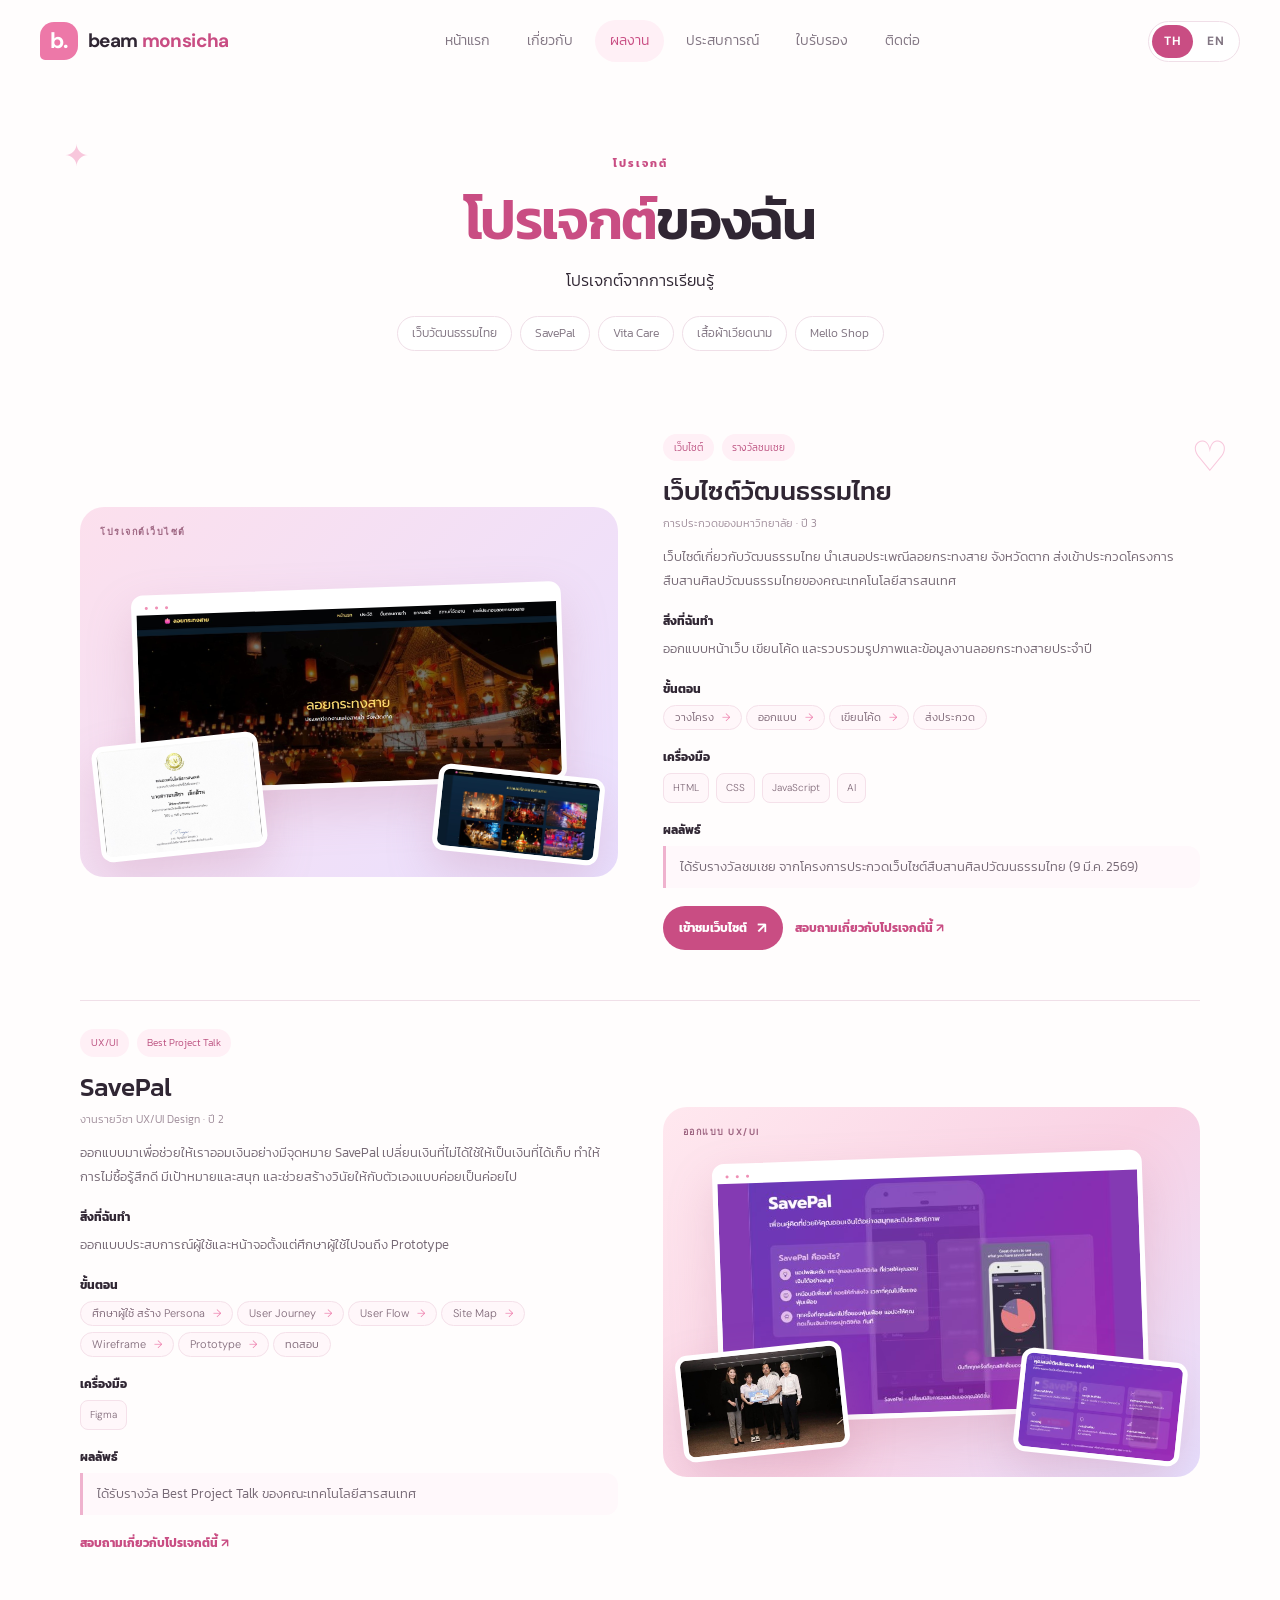
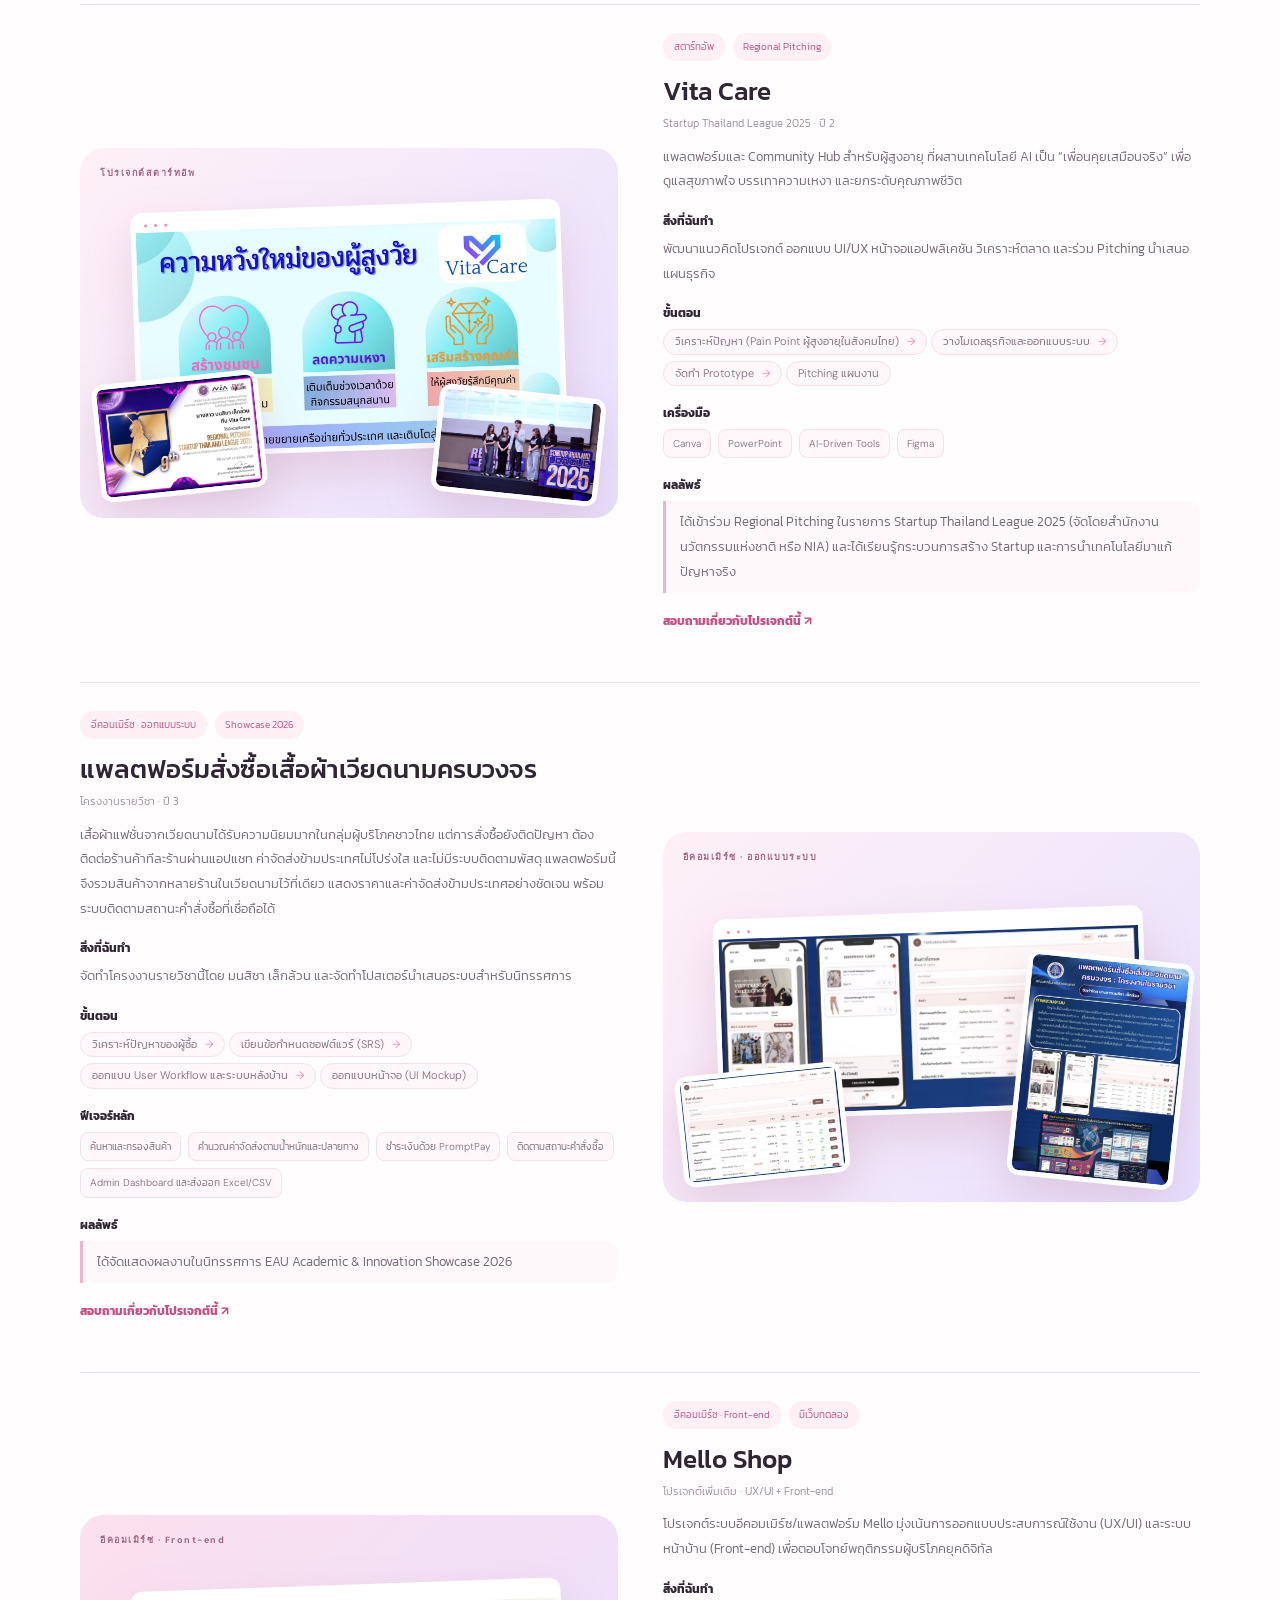
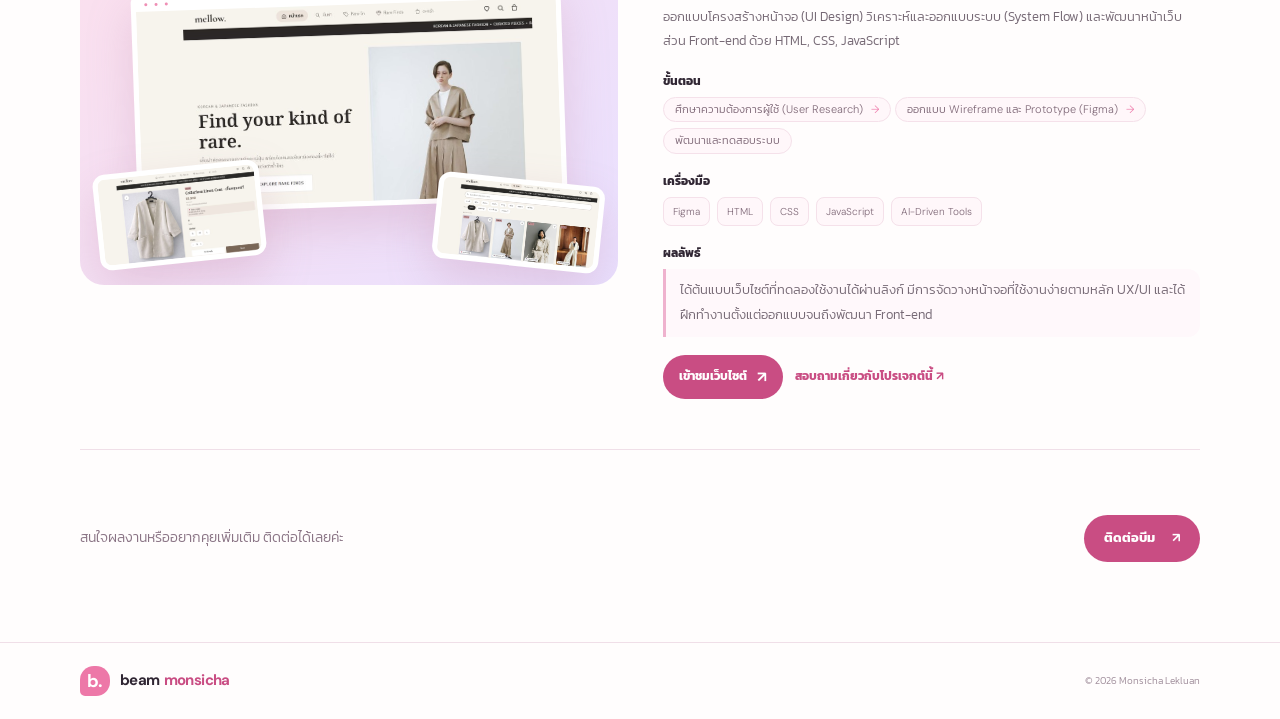
<file: projects.html>
<!doctype html>
<html lang="th" data-title-en="Projects — Beam Monsicha" data-desc-en="Projects by Beam: Thai Cultural Website, SavePal, Vita Care, Vietnamese Fashion Platform and Mello Shop">
<head>
  <meta charset="utf-8"><meta name="viewport" content="width=device-width, initial-scale=1">
  <meta name="description" content="ผลงานของบีม: เว็บไซต์วัฒนธรรมไทย, SavePal, Vita Care, แพลตฟอร์มเสื้อผ้าเวียดนาม และ Mello Shop">
  <meta property="og:title" content="ผลงาน — บีม มนสิชา"><meta property="og:description" content="ผลงานของบีม: เว็บไซต์วัฒนธรรมไทย, SavePal, Vita Care, แพลตฟอร์มเสื้อผ้าเวียดนาม และ Mello Shop"><meta property="og:type" content="website"><meta property="og:image" content="https://beam-monsicha-cmd.github.io/my-portfolio/assets/img/og-cover.jpg"><meta name="twitter:card" content="summary_large_image"><meta name="theme-color" content="#fff0f6">
  <title>ผลงาน — บีม มนสิชา</title>
  <link rel="icon" href="data:image/svg+xml,%3Csvg xmlns='http://www.w3.org/2000/svg' viewBox='0 0 100 100'%3E%3Crect width='100' height='100' rx='28' fill='%23ed78a8'/%3E%3Ctext x='50' y='70' font-size='62' text-anchor='middle' fill='white' font-family='sans-serif' font-weight='700'%3Eb.%3C/text%3E%3C/svg%3E">
  <script>(function(){var d=document.documentElement;d.classList.add('js');var l='th';try{var q=new URLSearchParams(location.search).get('lang');l=(q==='en'||q==='th')?q:(localStorage.getItem('beam-lang')||'th');}catch(e){}if(l!=='en')l='th';d.setAttribute('data-lang',l);d.setAttribute('lang',l);setTimeout(function(){if(!window.__beamJs)d.classList.remove('js')},3000)})()</script>
  <link rel="preconnect" href="https://fonts.googleapis.com"><link rel="preconnect" href="https://fonts.gstatic.com" crossorigin>
  <link href="https://fonts.googleapis.com/css2?family=DM+Sans:wght@400;500;600;700&family=Kanit:wght@300;400;500;600;700&display=swap" rel="stylesheet">
  <link rel="stylesheet" href="assets/css/style.css"><script defer src="assets/js/main.js"></script>
</head>
<body>
  <div class="progress" aria-hidden="true"></div>
  <div class="top-sparkle sparkle-one">✦</div><div class="top-sparkle sparkle-two">♡</div>
  <header class="site-header"><a class="brand" href="index.html"><span class="brand-mark">b.</span><span>beam<span class="brand-dot">monsicha</span></span></a>
    <nav class="nav-links" id="site-nav" aria-label="เมนูหลัก" data-aria-en="Main menu"><a href="index.html"><t-th>หน้าแรก</t-th><t-en>Home</t-en></a><a href="about.html"><t-th>เกี่ยวกับ</t-th><t-en>About</t-en></a><a class="active" aria-current="page" href="projects.html"><t-th>ผลงาน</t-th><t-en>Projects</t-en></a><a href="experience.html"><t-th>ประสบการณ์</t-th><t-en>Experience</t-en></a><a href="certificates.html"><t-th>ใบรับรอง</t-th><t-en>Certificates</t-en></a><a href="contact.html"><t-th>ติดต่อ</t-th><t-en>Contact</t-en></a></nav>
    <div class="lang-switch" role="group" aria-label="ภาษา" data-aria-en="Language"><button type="button" data-set-lang="th" aria-pressed="true">TH</button><button type="button" data-set-lang="en" aria-pressed="false">EN</button></div>
    <button class="menu-toggle" aria-label="เปิดเมนู" data-aria-en="Open menu" aria-expanded="false">☰</button>
  </header>
  <main>

    <section class="page-hero wrap"><p class="eyebrow"><t-th>โปรเจกต์</t-th><t-en>PROJECTS</t-en></p><h1><t-th><span class="pink-text">โปรเจกต์</span>ของฉัน</t-th><t-en>My <span class="pink-text">projects.</span></t-en></h1><p><t-th>โปรเจกต์จากการเรียนรู้</t-th><t-en>Projects from my studies</t-en></p>
      <div class="project-nav"><a href="#culture"><t-th>เว็บวัฒนธรรมไทย</t-th><t-en>Thai Culture</t-en></a><a href="#savepal">SavePal</a><a href="#vita">Vita Care</a><a href="#vietfashion"><t-th>เสื้อผ้าเวียดนาม</t-th><t-en>Vietnamese Fashion</t-en></a><a href="#mello">Mello Shop</a></div></section>
    <section class="wrap projects-list">
<article class="project-detail reveal" id="culture"><div class="project-detail-visual visual-culture shots"><span class="visual-label"><t-th>โปรเจกต์เว็บไซต์</t-th><t-en>WEB PROJECT</t-en></span><a class="shot shot-main" href="assets/img/projects/culture-home.jpg" data-lightbox="culture" data-caption="หน้าแรกเว็บไซต์ประเพณีลอยกระทงสาย" data-caption-en="Home page of the Loi Krathong Sai festival website"><span class="bar">● ● ●</span><img src="assets/img/projects/culture-home.jpg" alt="หน้าแรกเว็บไซต์ประเพณีลอยกระทงสาย" data-alt-en="Home page of the Loi Krathong Sai festival website" loading="lazy"></a><a class="shot shot-thumb t1" href="assets/img/projects/culture-gallery.jpg" data-lightbox="culture" data-caption="แกลเลอรีลอยกระทงสาย" data-caption-en="Loi Krathong Sai photo gallery"><img src="assets/img/projects/culture-gallery.jpg" alt="แกลเลอรีลอยกระทงสาย" data-alt-en="Loi Krathong Sai photo gallery" loading="lazy"></a><a class="shot shot-thumb t2" href="assets/img/certs/eau-thai-website.jpg" data-lightbox="culture" data-caption="เกียรติบัตรรางวัลชมเชย" data-caption-en="Honorable Mention certificate"><img src="assets/img/certs/eau-thai-website.jpg" alt="เกียรติบัตรรางวัลชมเชย" data-alt-en="Honorable Mention certificate" loading="lazy"></a></div><div class="project-detail-copy"><div class="project-meta"><span class="tag"><t-th>เว็บไซต์</t-th><t-en>Website</t-en></span><span class="award-pill"><t-th>รางวัลชมเชย</t-th><t-en>Honorable Mention</t-en></span></div><h2><t-th>เว็บไซต์วัฒนธรรมไทย</t-th><t-en>Thai Cultural Website</t-en></h2><p class="muted"><t-th>การประกวดของมหาวิทยาลัย · ปี 3</t-th><t-en>University competition · Year 3</t-en></p><p><t-th>เว็บไซต์เกี่ยวกับวัฒนธรรมไทย นำเสนอประเพณีลอยกระทงสาย จังหวัดตาก ส่งเข้าประกวดโครงการสืบสานศิลปวัฒนธรรมไทยของคณะเทคโนโลยีสารสนเทศ</t-th><t-en>A website about Thai culture that presents the Loi Krathong Sai festival in Tak Province, submitted to the Thai Arts and Culture website competition of the Faculty of Information Technology.</t-en></p><h4><t-th>สิ่งที่ฉันทำ</t-th><t-en>My contribution</t-en></h4><p><t-th>ออกแบบหน้าเว็บ เขียนโค้ด และรวบรวมรูปภาพและข้อมูลงานลอยกระทงสายประจำปี</t-th><t-en>Designed the web pages, wrote the code, and gathered photos and information about the annual Loi Krathong Sai festival.</t-en></p><h4><t-th>ขั้นตอน</t-th><t-en>Process</t-en></h4><ol class="steps"><li><t-th>วางโครง</t-th><t-en>Plan the structure</t-en></li><li><t-th>ออกแบบ</t-th><t-en>Design</t-en></li><li><t-th>เขียนโค้ด</t-th><t-en>Code</t-en></li><li><t-th>ส่งประกวด</t-th><t-en>Submit</t-en></li></ol><h4><t-th>เครื่องมือ</t-th><t-en>Tools used</t-en></h4><div class="chip-list"><span>HTML</span><span>CSS</span><span>JavaScript</span><span>AI</span></div><h4><t-th>ผลลัพธ์</t-th><t-en>Outcome</t-en></h4><p class="result-box"><t-th>ได้รับรางวัลชมเชย จากโครงการประกวดเว็บไซต์สืบสานศิลปวัฒนธรรมไทย (9 มี.ค. 2569)</t-th><t-en>Received an Honorable Mention in the Thai Arts and Culture website competition (9 March 2026).</t-en></p><div class="project-actions"><a class="btn btn-primary btn-sm" href="https://weddev67280010-finalproject.onrender.com/" target="_blank" rel="noopener noreferrer"><t-th>เข้าชมเว็บไซต์</t-th><t-en>Visit website</t-en> <span>↗</span></a><a class="text-link" href="contact.html"><t-th>สอบถามเกี่ยวกับโปรเจกต์นี้</t-th><t-en>Ask me about this project</t-en> ↗</a></div></div></article>
<article class="project-detail reverse reveal" id="savepal"><div class="project-detail-visual visual-ux shots"><span class="visual-label"><t-th>ออกแบบ UX/UI</t-th><t-en>UX / UI DESIGN</t-en></span><a class="shot shot-main" href="assets/img/projects/savepal-home.jpg" data-lightbox="savepal" data-caption="หน้าแรกของ SavePal" data-caption-en="SavePal home screen"><span class="bar">● ● ●</span><img src="assets/img/projects/savepal-home.jpg" alt="หน้าแรกของ SavePal" data-alt-en="SavePal home screen" loading="lazy"></a><a class="shot shot-thumb t1" href="assets/img/projects/savepal-features.jpg" data-lightbox="savepal" data-caption="คุณสมบัติหลักของ SavePal" data-caption-en="SavePal key features"><img src="assets/img/projects/savepal-features.jpg" alt="คุณสมบัติหลักของ SavePal" data-alt-en="SavePal key features" loading="lazy"></a><a class="shot shot-thumb t2" href="assets/img/projects/savepal-award.jpg" data-lightbox="savepal" data-caption="รับรางวัล Best Project Talk" data-caption-en="Receiving the Best Project Talk award"><img src="assets/img/projects/savepal-award.jpg" alt="รับรางวัล Best Project Talk" data-alt-en="Receiving the Best Project Talk award" loading="lazy"></a></div><div class="project-detail-copy"><div class="project-meta"><span class="tag">UX/UI</span><span class="award-pill"><t-th>Best Project Talk</t-th><t-en>Best Project Talk</t-en></span></div><h2>SavePal</h2><p class="muted"><t-th>งานรายวิชา UX/UI Design · ปี 2</t-th><t-en>UX/UI Design coursework · Year 2</t-en></p><p><t-th>ออกแบบมาเพื่อช่วยให้เราออมเงินอย่างมีจุดหมาย SavePal เปลี่ยนเงินที่ไม่ได้ใช้ให้เป็นเงินที่ได้เก็บ ทำให้การไม่ซื้อรู้สึกดี มีเป้าหมายและสนุก และช่วยสร้างวินัยให้กับตัวเองแบบค่อยเป็นค่อยไป</t-th><t-en>SavePal is designed to help people save with a purpose. It turns money you chose not to spend into money you have saved, so not buying something feels rewarding and fun, and it helps build saving discipline step by step.</t-en></p><h4><t-th>สิ่งที่ฉันทำ</t-th><t-en>My contribution</t-en></h4><p><t-th>ออกแบบประสบการณ์ผู้ใช้และหน้าจอตั้งแต่ศึกษาผู้ใช้ไปจนถึง Prototype</t-th><t-en>Designed the user experience and screens, from user research through to the prototype.</t-en></p><h4><t-th>ขั้นตอน</t-th><t-en>Process</t-en></h4><ol class="steps"><li><t-th>ศึกษาผู้ใช้ สร้าง Persona</t-th><t-en>User research and personas</t-en></li><li>User Journey</li><li>User Flow</li><li>Site Map</li><li>Wireframe</li><li>Prototype</li><li><t-th>ทดสอบ</t-th><t-en>Testing</t-en></li></ol><h4><t-th>เครื่องมือ</t-th><t-en>Tools used</t-en></h4><div class="chip-list"><span>Figma</span></div><h4><t-th>ผลลัพธ์</t-th><t-en>Outcome</t-en></h4><p class="result-box"><t-th>ได้รับรางวัล Best Project Talk ของคณะเทคโนโลยีสารสนเทศ</t-th><t-en>Received the Best Project Talk award from the Faculty of Information Technology.</t-en></p><div class="project-actions"><a class="text-link" href="contact.html"><t-th>สอบถามเกี่ยวกับโปรเจกต์นี้</t-th><t-en>Ask me about this project</t-en> ↗</a></div></div></article>
<article class="project-detail reveal" id="vita"><div class="project-detail-visual visual-startup shots"><span class="visual-label"><t-th>โปรเจกต์สตาร์ทอัพ</t-th><t-en>STARTUP PROJECT</t-en></span><a class="shot shot-main" href="assets/img/projects/vita-poster.jpg" data-lightbox="vita" data-caption="โปสเตอร์ Vita Care ความหวังใหม่ของผู้สูงวัย" data-caption-en="Vita Care poster: new hope for older adults"><span class="bar">● ● ●</span><img src="assets/img/projects/vita-poster.jpg" alt="โปสเตอร์ Vita Care ความหวังใหม่ของผู้สูงวัย" data-alt-en="Vita Care poster: new hope for older adults" loading="lazy"></a><a class="shot shot-thumb t1" href="assets/img/projects/vita-stage.jpg" data-lightbox="vita" data-caption="ทีม Vita Care บนเวที Regional Pitching" data-caption-en="Team Vita Care on stage at the Regional Pitching"><img src="assets/img/projects/vita-stage.jpg" alt="ทีม Vita Care บนเวที Regional Pitching" data-alt-en="Team Vita Care on stage at the Regional Pitching" loading="lazy"></a><a class="shot shot-thumb t2" href="assets/img/certs/nia-startup-league.jpg" data-lightbox="vita" data-caption="เกียรติบัตร Startup Thailand League 2025" data-caption-en="Startup Thailand League 2025 certificate"><img src="assets/img/certs/nia-startup-league.jpg" alt="เกียรติบัตร Startup Thailand League 2025" data-alt-en="Startup Thailand League 2025 certificate" loading="lazy"></a><a href="assets/img/projects/vita-me.jpg" data-lightbox="vita" data-caption="บีมในงาน Startup Thailand League 2025" data-caption-en="Beam at Startup Thailand League 2025" hidden></a></div><div class="project-detail-copy"><div class="project-meta"><span class="tag"><t-th>สตาร์ทอัพ</t-th><t-en>Startup</t-en></span><span class="award-pill">Regional Pitching</span></div><h2>Vita Care</h2><p class="muted"><t-th>Startup Thailand League 2025 · ปี 2</t-th><t-en>Startup Thailand League 2025 · Year 2</t-en></p><p><t-th>แพลตฟอร์มและ Community Hub สำหรับผู้สูงอายุ ที่ผสานเทคโนโลยี AI เป็น “เพื่อนคุยเสมือนจริง” เพื่อดูแลสุขภาพใจ บรรเทาความเหงา และยกระดับคุณภาพชีวิต</t-th><t-en>A platform and community hub for older adults that uses AI as a virtual companion to support mental well-being, reduce loneliness and improve quality of life.</t-en></p><h4><t-th>สิ่งที่ฉันทำ</t-th><t-en>My contribution</t-en></h4><p><t-th>พัฒนาแนวคิดโปรเจกต์ ออกแบบ UI/UX หน้าจอแอปพลิเคชัน วิเคราะห์ตลาด และร่วม Pitching นำเสนอแผนธุรกิจ</t-th><t-en>Developed the project concept, designed the app's UI/UX, analysed the market, and took part in pitching the business plan.</t-en></p><h4><t-th>ขั้นตอน</t-th><t-en>Process</t-en></h4><ol class="steps"><li><t-th>วิเคราะห์ปัญหา (Pain Point ผู้สูงอายุในสังคมไทย)</t-th><t-en>Analyse the problem (older adults' pain points in Thai society)</t-en></li><li><t-th>วางโมเดลธุรกิจและออกแบบระบบ</t-th><t-en>Business model and system design</t-en></li><li><t-th>จัดทำ Prototype</t-th><t-en>Build a prototype</t-en></li><li><t-th>Pitching แผนงาน</t-th><t-en>Pitch the plan</t-en></li></ol><h4><t-th>เครื่องมือ</t-th><t-en>Tools used</t-en></h4><div class="chip-list"><span>Canva</span><span>PowerPoint</span><span>AI-Driven Tools</span><span>Figma</span></div><h4><t-th>ผลลัพธ์</t-th><t-en>Outcome</t-en></h4><p class="result-box"><t-th>ได้เข้าร่วม Regional Pitching ในรายการ Startup Thailand League 2025 (จัดโดยสำนักงานนวัตกรรมแห่งชาติ หรือ NIA) และได้เรียนรู้กระบวนการสร้าง Startup และการนำเทคโนโลยีมาแก้ปัญหาจริง</t-th><t-en>Took part in the Regional Pitching of Startup Thailand League 2025, organised by the National Innovation Agency (NIA), and learned how a startup is built and how technology can solve real problems.</t-en></p><div class="project-actions"><a class="text-link" href="contact.html"><t-th>สอบถามเกี่ยวกับโปรเจกต์นี้</t-th><t-en>Ask me about this project</t-en> ↗</a></div></div></article>
<article class="project-detail reverse reveal" id="vietfashion"><div class="project-detail-visual visual-startup shots"><span class="visual-label"><t-th>อีคอมเมิร์ซ · ออกแบบระบบ</t-th><t-en>E-COMMERCE · SYSTEM DESIGN</t-en></span><a class="shot shot-main" href="assets/img/projects/viet-mockups.jpg" data-lightbox="viet" data-caption="ตัวอย่างหน้าจอ Home, Shopping Cart และหน้าจัดการสินค้า" data-caption-en="Sample Home, Shopping Cart and product management screens"><span class="bar">● ● ●</span><img src="assets/img/projects/viet-mockups.jpg" alt="ตัวอย่างหน้าจอ Home, Shopping Cart และหน้าจัดการสินค้า" data-alt-en="Sample Home, Shopping Cart and product management screens" loading="lazy"></a><a class="shot shot-thumb t1" href="assets/img/projects/viet-poster.jpg" data-lightbox="viet" data-caption="โปสเตอร์ผลงานในงาน EAU Academic &amp; Innovation Showcase 2026" data-caption-en="Poster shown at the EAU Academic &amp; Innovation Showcase 2026"><img src="assets/img/projects/viet-poster.jpg" alt="โปสเตอร์ผลงานในงาน EAU Academic &amp; Innovation Showcase 2026" data-alt-en="Poster shown at the EAU Academic &amp; Innovation Showcase 2026" loading="lazy"></a><a class="shot shot-thumb t2" href="assets/img/projects/viet-admin.jpg" data-lightbox="viet" data-caption="หน้าจัดการสินค้าสำหรับผู้ดูแลระบบ" data-caption-en="Product management page for administrators"><img src="assets/img/projects/viet-admin.jpg" alt="หน้าจัดการสินค้าสำหรับผู้ดูแลระบบ" data-alt-en="Product management page for administrators" loading="lazy"></a></div><div class="project-detail-copy"><div class="project-meta"><span class="tag"><t-th>อีคอมเมิร์ซ · ออกแบบระบบ</t-th><t-en>E-commerce · System Design</t-en></span><span class="award-pill">Showcase 2026</span></div><h2><t-th>แพลตฟอร์มสั่งซื้อเสื้อผ้าเวียดนามครบวงจร</t-th><t-en>Vietnamese Fashion Order Platform</t-en></h2><p class="muted"><t-th>โครงงานรายวิชา · ปี 3</t-th><t-en>Course project · Year 3</t-en></p><p><t-th>เสื้อผ้าแฟชั่นจากเวียดนามได้รับความนิยมมากในกลุ่มผู้บริโภคชาวไทย แต่การสั่งซื้อยังติดปัญหา ต้องติดต่อร้านค้าทีละร้านผ่านแอปแชท ค่าจัดส่งข้ามประเทศไม่โปร่งใส และไม่มีระบบติดตามพัสดุ แพลตฟอร์มนี้จึงรวมสินค้าจากหลายร้านในเวียดนามไว้ที่เดียว แสดงราคาและค่าจัดส่งข้ามประเทศอย่างชัดเจน พร้อมระบบติดตามสถานะคำสั่งซื้อที่เชื่อถือได้</t-th><t-en>Fashion from Vietnam is very popular among Thai shoppers, but ordering is difficult: buyers must contact each shop separately through chat apps, international shipping costs are unclear, and parcels cannot be tracked. This platform brings products from many Vietnamese shops into one place, shows prices and international shipping costs clearly, and provides reliable order tracking.</t-en></p><h4><t-th>สิ่งที่ฉันทำ</t-th><t-en>My contribution</t-en></h4><p><t-th>จัดทำโครงงานรายวิชานี้โดย มนสิชา เล็กล้วน และจัดทำโปสเตอร์นำเสนอระบบสำหรับนิทรรศการ</t-th><t-en>Completed this course project and prepared the poster presenting the system for the exhibition.</t-en></p><h4><t-th>ขั้นตอน</t-th><t-en>Process</t-en></h4><ol class="steps"><li><t-th>วิเคราะห์ปัญหาของผู้ซื้อ</t-th><t-en>Analyse buyers' problems</t-en></li><li><t-th>เขียนข้อกำหนดซอฟต์แวร์ (SRS)</t-th><t-en>Write the Software Requirements Specification (SRS)</t-en></li><li><t-th>ออกแบบ User Workflow และระบบหลังบ้าน</t-th><t-en>Design the user workflow and admin system</t-en></li><li><t-th>ออกแบบหน้าจอ (UI Mockup)</t-th><t-en>Design UI mockups</t-en></li></ol><h4><t-th>ฟีเจอร์หลัก</t-th><t-en>Key features</t-en></h4><div class="chip-list"><span><t-th>ค้นหาและกรองสินค้า</t-th><t-en>Product search and filters</t-en></span><span><t-th>คำนวณค่าจัดส่งตามน้ำหนักและปลายทาง</t-th><t-en>Shipping cost by weight and destination</t-en></span><span><t-th>ชำระเงินด้วย PromptPay</t-th><t-en>PromptPay payment</t-en></span><span><t-th>ติดตามสถานะคำสั่งซื้อ</t-th><t-en>Order status tracking</t-en></span><span><t-th>Admin Dashboard และส่งออก Excel/CSV</t-th><t-en>Admin dashboard with Excel/CSV export</t-en></span></div><h4><t-th>ผลลัพธ์</t-th><t-en>Outcome</t-en></h4><p class="result-box"><t-th>ได้จัดแสดงผลงานในนิทรรศการ EAU Academic &amp; Innovation Showcase 2026</t-th><t-en>Presented at the EAU Academic &amp; Innovation Showcase 2026.</t-en></p><div class="project-actions"><a class="text-link" href="contact.html"><t-th>สอบถามเกี่ยวกับโปรเจกต์นี้</t-th><t-en>Ask me about this project</t-en> ↗</a></div></div></article>
<article class="project-detail reveal" id="mello"><div class="project-detail-visual visual-culture shots"><span class="visual-label"><t-th>อีคอมเมิร์ซ · Front-end</t-th><t-en>E-COMMERCE · FRONT-END</t-en></span><a class="shot shot-main" href="assets/img/projects/mello-home.jpg" data-lightbox="mello" data-caption="หน้าแรก Mello" data-caption-en="Mello home page"><span class="bar">● ● ●</span><img src="assets/img/projects/mello-home.jpg" alt="หน้าแรก Mello" data-alt-en="Mello home page" loading="lazy"></a><a class="shot shot-thumb t1" href="assets/img/projects/mello-shop.jpg" data-lightbox="mello" data-caption="หน้ารายการสินค้า Mello" data-caption-en="Mello product listing page"><img src="assets/img/projects/mello-shop.jpg" alt="หน้ารายการสินค้า Mello" data-alt-en="Mello product listing page" loading="lazy"></a><a class="shot shot-thumb t2" href="assets/img/projects/mello-product.jpg" data-lightbox="mello" data-caption="หน้ารายละเอียดสินค้า Mello" data-caption-en="Mello product detail page"><img src="assets/img/projects/mello-product.jpg" alt="หน้ารายละเอียดสินค้า Mello" data-alt-en="Mello product detail page" loading="lazy"></a></div><div class="project-detail-copy"><div class="project-meta"><span class="tag"><t-th>อีคอมเมิร์ซ · Front-end</t-th><t-en>E-commerce · Front-end</t-en></span><span class="award-pill"><t-th>มีเว็บทดลอง</t-th><t-en>Live demo</t-en></span></div><h2>Mello Shop</h2><p class="muted"><t-th>โปรเจกต์เพิ่มเติม · UX/UI + Front-end</t-th><t-en>Extra project · UX/UI + Front-end</t-en></p><p><t-th>โปรเจกต์ระบบอีคอมเมิร์ซ/แพลตฟอร์ม Mello มุ่งเน้นการออกแบบประสบการณ์ใช้งาน (UX/UI) และระบบหน้าบ้าน (Front-end) เพื่อตอบโจทย์พฤติกรรมผู้บริโภคยุคดิจิทัล</t-th><t-en>An e-commerce platform project focused on user experience design (UX/UI) and the front end, built around how people shop online today.</t-en></p><h4><t-th>สิ่งที่ฉันทำ</t-th><t-en>My contribution</t-en></h4><p><t-th>ออกแบบโครงสร้างหน้าจอ (UI Design) วิเคราะห์และออกแบบระบบ (System Flow) และพัฒนาหน้าเว็บส่วน Front-end ด้วย HTML, CSS, JavaScript</t-th><t-en>Designed the screen layouts (UI design), analysed and designed the system (system flow), and built the front-end pages with HTML, CSS and JavaScript.</t-en></p><h4><t-th>ขั้นตอน</t-th><t-en>Process</t-en></h4><ol class="steps"><li><t-th>ศึกษาความต้องการผู้ใช้ (User Research)</t-th><t-en>User research</t-en></li><li><t-th>ออกแบบ Wireframe และ Prototype (Figma)</t-th><t-en>Wireframe and prototype (Figma)</t-en></li><li><t-th>พัฒนาและทดสอบระบบ</t-th><t-en>Development and testing</t-en></li></ol><h4><t-th>เครื่องมือ</t-th><t-en>Tools used</t-en></h4><div class="chip-list"><span>Figma</span><span>HTML</span><span>CSS</span><span>JavaScript</span><span>AI-Driven Tools</span></div><h4><t-th>ผลลัพธ์</t-th><t-en>Outcome</t-en></h4><p class="result-box"><t-th>ได้ต้นแบบเว็บไซต์ที่ทดลองใช้งานได้ผ่านลิงก์ มีการจัดวางหน้าจอที่ใช้งานง่ายตามหลัก UX/UI และได้ฝึกทำงานตั้งแต่ออกแบบจนถึงพัฒนา Front-end</t-th><t-en>A prototype website you can try through the live link, with an easy-to-use layout that follows UX/UI principles. I practised the whole process from design to front-end development.</t-en></p><div class="project-actions"><a class="btn btn-primary btn-sm" href="https://mellowwshop.netlify.app/" target="_blank" rel="noopener noreferrer"><t-th>เข้าชมเว็บไซต์</t-th><t-en>Visit website</t-en> <span>↗</span></a><a class="text-link" href="contact.html"><t-th>สอบถามเกี่ยวกับโปรเจกต์นี้</t-th><t-en>Ask me about this project</t-en> ↗</a></div></div></article>
    </section>
    <section class="wrap cta-mini"><p><t-th>สนใจผลงานหรืออยากคุยเพิ่มเติม ติดต่อได้เลยค่ะ</t-th><t-en>Interested in my work or want to talk more? Feel free to get in touch.</t-en></p><a class="btn btn-primary" href="contact.html"><t-th>ติดต่อบีม</t-th><t-en>Contact me</t-en> ↗</a></section>

  </main>
  <footer class="site-footer"><div class="wrap footer-inner"><a class="brand" href="index.html"><span class="brand-mark">b.</span><span>beam<span class="brand-dot">monsicha</span></span></a><span>© <span data-year></span> Monsicha Lekluan</span></div></footer>
  <button class="to-top" aria-label="กลับขึ้นด้านบน" data-aria-en="Back to top">↑</button>
</body></html>
</file>
<file: assets/css/style.css>
:root{--pink:#ed78a8;--pink-dark:#c94d83;--pink-light:#fff0f6;--pink-mid:#f8c7dc;--ink:#302633;--muted:#817582;--line:#f0dfe8;--white:#fffdfd;--lilac:#eee6ff;--yellow:#fff1c8;--mint:#def5ec;--shadow:0 18px 50px rgba(180,95,137,.11);--radius:24px}*{box-sizing:border-box}html{scroll-behavior:smooth}body{margin:0;background:var(--white);color:var(--ink);font-family:'Kanit',sans-serif;font-weight:300;line-height:1.75;overflow-x:hidden}a{color:inherit;text-decoration:none}button{font:inherit}.wrap{width:min(1120px,calc(100% - 44px));margin-inline:auto}.site-header{height:82px;display:flex;align-items:center;justify-content:space-between;width:min(1200px,calc(100% - 44px));margin:auto;position:relative;z-index:10}.brand{display:flex;align-items:center;gap:10px;font-family:'DM Sans','Kanit',sans-serif;font-weight:700;font-size:19px;letter-spacing:-.6px}.brand-mark{display:grid;place-items:center;width:38px;height:38px;background:var(--pink);color:white;border-radius:14px 14px 14px 5px;font-size:22px}.brand-dot{color:var(--pink-dark);margin-left:4px}.nav-links{display:flex;align-items:center;gap:7px}.nav-links a{padding:9px 15px;border-radius:99px;color:var(--muted);font-size:14px;transition:.2s}.nav-links a:hover,.nav-links a.active{background:var(--pink-light);color:var(--pink-dark)}.menu-toggle{display:none;border:0;background:var(--pink-light);color:var(--pink-dark);border-radius:12px;padding:8px 12px}.top-sparkle{position:absolute;color:var(--pink-mid);pointer-events:none}.sparkle-one{top:130px;left:5%;font-size:30px}.sparkle-two{top:420px;right:4%;font-size:42px}.hero{display:grid;grid-template-columns:1.1fr .9fr;gap:55px;align-items:center;padding:76px 0 85px;min-height:560px}.eyebrow{font-family:'DM Sans','Kanit',sans-serif;font-size:11px;font-weight:700;letter-spacing:2px;color:var(--pink-dark);margin:0 0 15px}.status-dot{display:inline-block;width:8px;height:8px;background:#71c9a5;border-radius:50%;margin-right:8px;box-shadow:0 0 0 4px #e3f8ee}.hello{font-size:20px;margin:0;color:var(--muted)}h1,h2,h3,h4,p{margin-top:0}h1{font-size:clamp(42px,5.3vw,69px);line-height:1.13;letter-spacing:-1.7px;font-weight:600;margin:4px 0 12px}h2{font-weight:500;line-height:1.3}.pink-text{color:var(--pink-dark)}.wave{font-size:.5em;color:var(--pink);vertical-align:top;margin-left:10px}.hero-copy h2{font-family:'DM Sans','Kanit',sans-serif;font-size:19px;font-weight:500;color:#6f5e70;margin:0 0 20px}.slash{color:var(--pink);padding:0 6px}.hero-text{max-width:560px;color:#6f6370;font-size:16px;line-height:1.95}.hero-actions{display:flex;gap:12px;flex-wrap:wrap;margin-top:28px}.btn{display:inline-flex;align-items:center;justify-content:center;gap:17px;padding:12px 20px;border-radius:99px;font-family:'DM Sans','Kanit',sans-serif;font-size:13px;font-weight:700;transition:transform .2s,box-shadow .2s}.btn:hover{transform:translateY(-3px);box-shadow:var(--shadow)}.btn-primary{background:var(--pink-dark);color:white}.btn-primary span{font-size:18px}.btn-ghost{border:1px solid var(--line);background:white;color:#6f5e70}.btn-ghost span{color:var(--pink-dark);font-size:17px}.hero-note{display:flex;align-items:center;gap:12px;margin-top:35px;color:#8d7b89;font-family:'DM Sans','Kanit',sans-serif;font-size:12px;font-style:italic}.note-star{color:var(--pink);font-size:32px}.hero-art{position:relative;min-height:400px;display:grid;place-items:center}.blob{position:absolute;width:340px;height:340px;border-radius:46% 54% 60% 40%/45% 42% 58% 55%;transform:rotate(-12deg)}.blob-back{background:linear-gradient(145deg,#ffe1ed,#f9c4dc 65%,#f5d9ff);right:25px;top:25px}.profile-frame{position:relative;width:270px;height:325px;padding:11px;background:#fff;border:1px solid #f4d7e4;border-radius:48% 48% 28px 28px;box-shadow:var(--shadow);transform:rotate(3deg);overflow:hidden}.profile-placeholder{height:100%;width:100%;display:flex;flex-direction:column;align-items:center;justify-content:center;border-radius:46% 46% 20px 20px;background:linear-gradient(155deg,#fff7fb,#f8d9e8);color:var(--pink-dark);position:relative;overflow:hidden}.profile-placeholder:before,.profile-placeholder:after{content:'✿';position:absolute;color:#f0a5c6;font-size:65px;opacity:.45}.profile-placeholder:before{top:28px;left:20px}.profile-placeholder:after{bottom:25px;right:20px}.profile-initials{font-family:'DM Sans',sans-serif;font-weight:700;font-size:68px;letter-spacing:-5px;color:#dc7ca5}.profile-caption{font-size:11px;letter-spacing:.5px;color:#9f6c86}.float-card{position:absolute;z-index:2;background:white;border:1px solid #f7e4ed;border-radius:18px;padding:12px 15px;display:flex;align-items:center;gap:10px;box-shadow:var(--shadow);font-family:'DM Sans','Kanit',sans-serif}.float-card b,.float-card small{display:block}.float-card b{font-size:12px}.float-card small{font-size:10px;color:var(--muted)}.float-icon{width:34px;height:34px;display:grid;place-items:center;background:var(--pink-light);color:var(--pink-dark);border-radius:12px;font-size:20px}.card-top{top:65px;left:5px;transform:rotate(-5deg)}.card-bottom{right:0;bottom:55px;transform:rotate(4deg)}.decor-heart,.decor-star{position:absolute;color:var(--pink-dark);font-size:35px}.decor-heart{right:0;top:40px}.decor-star{bottom:40px;left:25px}.quick-strip{background:#fff5f9;border-top:1px solid #fce6ef;border-bottom:1px solid #fce6ef}.quick-grid{display:grid;grid-template-columns:repeat(3,1fr);padding:23px 0}.quick-grid>div{display:flex;align-items:center;justify-content:center;gap:12px;border-right:1px solid #f0d9e4}.quick-grid>div:last-child{border:0}.quick-number{font-family:'DM Sans',sans-serif;font-weight:700;color:var(--pink-dark);font-size:27px}.quick-label{font-size:12px;color:var(--muted)}.section{padding-top:88px;padding-bottom:88px}.section-heading{display:flex;align-items:end;justify-content:space-between;gap:20px;margin-bottom:30px}.section-heading .eyebrow{margin-bottom:8px}.section-heading h2{font-size:clamp(27px,3vw,38px);margin:0;letter-spacing:-.5px}.text-link{color:var(--pink-dark);font-family:'DM Sans','Kanit',sans-serif;font-weight:700;font-size:12px;white-space:nowrap}.text-link:hover{text-decoration:underline;text-underline-offset:4px}.intro-cards{display:grid;grid-template-columns:repeat(3,1fr);gap:17px}.soft-card{border:1px solid var(--line);border-radius:var(--radius);padding:25px;background:#fff;transition:transform .2s,box-shadow .2s}.soft-card:hover,.project-card:hover{transform:translateY(-5px);box-shadow:var(--shadow)}.card-icon{width:44px;height:44px;border-radius:15px;display:grid;place-items:center;font-size:23px;margin-bottom:20px}.pink{background:var(--pink-light);color:var(--pink-dark)}.lilac{background:var(--lilac);color:#8870c4}.yellow{background:var(--yellow);color:#ba8b22}.mint{background:var(--mint);color:#438c76}.soft-card h3{font-size:18px;font-weight:500;margin-bottom:8px}.soft-card p{color:var(--muted);font-size:13px;line-height:1.9;margin:0}.featured-section{background:#fff8fb;padding:78px 0}.project-grid{display:grid;grid-template-columns:repeat(2,1fr);gap:22px}.project-card{display:block;background:#fff;border:1px solid var(--line);border-radius:22px;overflow:hidden;transition:.2s}.project-visual{height:240px;position:relative;display:flex;align-items:center;justify-content:center;overflow:hidden}.visual-culture{background:linear-gradient(135deg,#fce0ed,#e9e0ff)}.visual-ux{background:linear-gradient(135deg,#ffe8ef,#f9d2e4 55%,#e6e0ff)}.visual-startup{background:linear-gradient(135deg,#fff0f6,#e7e1ff)}.visual-label{position:absolute;top:18px;left:20px;font-family:'DM Sans',sans-serif;font-size:9px;font-weight:700;letter-spacing:1.5px;color:#9e6682}.mock-window{width:205px;height:150px;background:#fffdfd;border:5px solid #fff;border-radius:10px;box-shadow:0 15px 35px #bf7d9c38;transform:rotate(-4deg);display:flex;flex-direction:column;align-items:center;justify-content:center;color:#694a67;position:relative}.mock-dots{position:absolute;top:4px;left:7px;font-size:6px;color:#ef8fb5;letter-spacing:2px}.mock-landscape{width:60px;height:42px;background:linear-gradient(135deg,#f7bfd6,#d9c8ff);border-radius:40% 60% 15% 15%;display:grid;place-items:center;color:#fff;font-size:25px;margin-bottom:5px}.mock-window b{font-size:15px}.mock-window small{font-size:8px;color:#9d8296}.phone-mock{width:100px;height:170px;background:#fff;border:5px solid #fff;border-radius:19px;box-shadow:0 12px 30px #ba779c35;display:flex;align-items:center;flex-direction:column;padding:22px 10px 10px;gap:9px;transform:rotate(-8deg)}.phone-top{width:40px;height:34px;background:#f5c2d8;border-radius:10px}.phone-line{height:6px;width:55px;background:#f4e4ed;border-radius:9px}.phone-line.short{width:35px;align-self:flex-start}.phone-button{height:16px;width:55px;background:#e98bb4;border-radius:7px;margin-top:9px}.phone-two{transform:rotate(8deg);margin-left:-7px;margin-top:35px}.project-info{display:flex;justify-content:space-between;gap:12px;align-items:center;padding:20px}.project-info h3{font-size:16px;font-weight:500;margin:0 0 4px}.project-info p{font-size:11px;color:var(--muted);margin:0}.award-pill{display:inline-block;background:#fff0f6;color:#bd5482;padding:5px 10px;border-radius:99px;font-size:10px;white-space:nowrap}.cta-section{padding-top:80px;padding-bottom:80px}.cta-box{position:relative;overflow:hidden;background:linear-gradient(120deg,#dc6e9f,#e98bb5 65%,#efb0cf);border-radius:30px;padding:42px 48px;color:white;display:flex;align-items:center;justify-content:space-between;gap:25px}.cta-box .eyebrow{color:#fff0f7}.cta-box h2{font-size:clamp(27px,3vw,38px);margin:0 0 10px}.cta-box h2 span{color:#ffe5f0}.cta-box p:not(.eyebrow){font-size:13px;color:#fff2f8;margin:0}.btn-white{background:white;color:#bd5482;position:relative;z-index:2}.cta-flower{position:absolute;font-size:180px;right:25%;bottom:-80px;color:#ffffff18}.site-footer{border-top:1px solid var(--line);padding:23px 0}.footer-inner{display:flex;align-items:center;justify-content:space-between;gap:15px}.footer-inner p,.footer-inner>span{font-size:10px;color:#a18f9c;margin:0}.footer-inner .brand{font-size:15px}.footer-inner .brand-mark{width:30px;height:30px;font-size:18px}.page-hero{text-align:center;padding:72px 0 55px}.page-hero h1{font-size:clamp(38px,5vw,56px);margin-bottom:14px}.page-hero>p:last-child{color:var(--muted);font-size:14px;margin:0}.about-layout{display:grid;grid-template-columns:.75fr 1.25fr;gap:65px;align-items:center;padding-bottom:55px}.about-photo{position:relative;max-width:350px;margin:auto;width:100%;height:390px;padding:12px;background:white;border:1px solid var(--line);border-radius:45% 45% 25px 25px;box-shadow:var(--shadow);transform:rotate(-2deg)}.about-placeholder{border-radius:44% 44% 16px 16px}.photo-sticker{position:absolute;bottom:28px;right:-25px;background:white;padding:11px 17px;border-radius:14px;box-shadow:var(--shadow);font-size:12px;color:var(--pink-dark);transform:rotate(5deg)}.about-copy h2{font-size:31px;margin-bottom:18px}.about-copy p:not(.eyebrow){font-size:14px;line-height:2;color:#756975}.tag-row{display:flex;flex-wrap:wrap;gap:8px;margin-top:22px}.tag{display:inline-block;background:#fff0f6;color:#bd5482;padding:5px 11px;border-radius:99px;font-size:10px}.section-subtitle{color:var(--muted);font-size:12px;margin:9px 0 0}.skill-groups{display:grid;grid-template-columns:repeat(2,1fr);gap:16px}.skill-card h3{margin-bottom:15px}.chip-list{display:flex;flex-wrap:wrap;gap:7px}.chip-list span{background:#fff7fa;border:1px solid #f5e1ea;border-radius:8px;padding:5px 9px;color:#806a79;font-family:'DM Sans','Kanit',sans-serif;font-size:10px}.quote-box{background:#fff4f9;border:1px solid #f9dfeb;border-radius:24px;text-align:center;padding:35px 25px;margin-top:15px;margin-bottom:85px}.quote-box>span{font-family:Georgia,serif;font-size:50px;line-height:.8;color:var(--pink)}.quote-box p{font-family:'DM Sans','Kanit',sans-serif;font-size:19px;font-weight:600;max-width:650px;margin:10px auto;color:#684f60}.quote-box small{font-size:11px;color:var(--pink-dark)}.projects-list{padding-bottom:45px}.project-detail{display:grid;grid-template-columns:1fr 1fr;gap:45px;align-items:center;padding:28px 0 50px;border-bottom:1px solid var(--line);scroll-margin-top:30px}.project-detail.reverse .project-detail-visual{order:2}.project-detail-visual{height:310px;border-radius:24px;position:relative;display:flex;align-items:center;justify-content:center;overflow:hidden}.big-window{width:250px;height:190px}.project-detail-copy h2{font-size:26px;margin:13px 0 5px}.project-detail-copy p{font-size:13px;line-height:1.9;color:#766975}.project-detail-copy h4{font-size:12px;margin:17px 0 5px}.project-meta{display:flex;gap:8px;align-items:center;flex-wrap:wrap}.muted{color:#a18f9c!important;font-size:11px!important}.edit-note{border-left:3px solid #efb2ce;padding:8px 12px;background:#fff8fb;border-radius:0 10px 10px 0}.startup-shape{font-family:'DM Sans',sans-serif;font-weight:700;font-size:35px;color:#ba6790;display:flex;gap:12px;align-items:center}.startup-shape span{color:#a28ad5}.cta-mini{display:flex;align-items:center;justify-content:space-between;padding:20px 0 80px}.cta-mini p{margin:0;color:#8a7485;font-size:14px}.timeline{max-width:820px;padding-bottom:65px}.timeline-item{display:grid;grid-template-columns:155px 1fr;gap:25px;position:relative;padding-bottom:25px}.timeline-item:not(:last-child):before{content:'';position:absolute;left:166px;top:22px;bottom:-3px;width:1px;background:#f1cfe0}.timeline-date{font-family:'DM Sans',sans-serif;font-size:11px;font-weight:700;color:var(--pink-dark);text-align:right;padding-top:24px}.timeline-dot{position:absolute;left:160px;top:28px;width:13px;height:13px;background:var(--pink);border:4px solid #ffe5f0;border-radius:50%;z-index:1}.timeline-card{background:#fff;border:1px solid var(--line);border-radius:20px;padding:24px 26px;box-shadow:0 8px 25px #d88caf0b}.timeline-heading{display:flex;justify-content:space-between;gap:15px}.timeline-heading h2{font-size:21px;margin:8px 0 0}.timeline-heading .muted{margin:3px 0 0}.timeline-emoji{width:42px;height:42px;border-radius:14px;background:var(--pink-light);display:grid;place-items:center;color:var(--pink-dark);font-size:22px}.timeline-card ul{padding-left:19px;margin:18px 0;color:#766975;font-size:13px;line-height:2}.transfer-note{font-size:11px;background:#fff6fa;padding:10px 12px;border-radius:10px;color:#906a7f;margin:0}.contact-hero{display:grid;grid-template-columns:1.05fr .95fr;gap:50px;align-items:center;padding:75px 0 65px}.contact-copy h1{font-size:clamp(42px,5vw,61px)}.contact-copy>p:not(.eyebrow){font-size:14px;color:var(--muted);line-height:2;max-width:500px}.contact-list{display:grid;gap:10px;margin-top:28px}.contact-item{display:flex;align-items:center;gap:13px;background:#fff;border:1px solid var(--line);border-radius:16px;padding:13px 15px;transition:.2s}.contact-item:hover{border-color:#edb0cb;transform:translateX(3px)}.contact-icon{display:grid;place-items:center;width:40px;height:40px;background:var(--pink-light);border-radius:13px;color:var(--pink-dark);font-size:20px}.contact-item small,.contact-item b{display:block}.contact-item small{font-size:10px;color:#a18f9c}.contact-item b{font-family:'DM Sans','Kanit',sans-serif;font-size:12px;font-weight:600}.contact-arrow{margin-left:auto;color:var(--pink-dark)}.contact-art{min-height:350px;display:grid;place-items:center;position:relative}.contact-circle{width:280px;height:280px;border-radius:50%;background:linear-gradient(145deg,#ffe2ef,#f4d9ff);display:flex;flex-direction:column;align-items:center;justify-content:center;text-align:center;color:#a84d79;box-shadow:var(--shadow);transform:rotate(5deg)}.contact-circle>span{font-size:56px;line-height:1}.contact-circle p{font-family:'DM Sans','Kanit',sans-serif;font-weight:700;font-size:22px;line-height:1.35;margin:15px 0}.contact-circle small{letter-spacing:7px}.contact-star,.contact-heart{position:absolute;color:var(--pink-dark);font-size:40px}.star-a{top:30px;right:60px}.star-b{bottom:40px;left:40px}.contact-heart{top:80px;left:50px}.availability{display:flex;align-items:center;gap:20px;background:#fff5f9;border:1px solid #f8deea;border-radius:20px;padding:22px 25px;margin-bottom:85px}.availability-icon{width:52px;height:52px;flex:0 0 auto;background:white;border-radius:17px;display:grid;place-items:center;font-size:25px;color:var(--pink-dark)}.availability h2{font-size:17px;margin:0 0 5px}.availability p{font-size:12px;color:var(--muted);margin:0}
@media(max-width:800px){.hero{grid-template-columns:1fr;gap:25px;padding-top:55px;text-align:center}.hero-text{margin-inline:auto}.hero-actions{justify-content:center}.hero-note{justify-content:center}.hero-art{min-height:370px;grid-row:1}.hero-copy{grid-row:2}.blob{right:auto}.card-top{left:calc(50% - 190px)}.card-bottom{right:calc(50% - 190px)}.decor-heart{right:calc(50% - 190px)}.intro-cards{grid-template-columns:1fr}.project-grid{grid-template-columns:1fr}.about-layout{grid-template-columns:1fr;gap:40px}.about-photo{max-width:300px;height:350px}.project-detail{grid-template-columns:1fr;gap:25px}.project-detail.reverse .project-detail-visual{order:0}.project-detail-visual{height:260px}.contact-hero{grid-template-columns:1fr;gap:20px}.contact-art{grid-row:1;min-height:280px}.contact-circle{width:230px;height:230px}.contact-circle p{font-size:18px}.contact-copy{text-align:center}.contact-copy>p:not(.eyebrow){margin-inline:auto}.timeline-item{grid-template-columns:105px 1fr;gap:18px}.timeline-item:not(:last-child):before{left:115px}.timeline-dot{left:109px}.cta-box{padding:35px 28px}.section-heading{align-items:start}.quick-label{max-width:100px}.top-sparkle{display:none}}
@media(max-width:560px){.wrap,.site-header{width:calc(100% - 32px)}.site-header{height:70px}.menu-toggle{display:block}.nav-links{display:none;position:absolute;top:62px;left:0;right:0;padding:12px;background:#fff;border:1px solid var(--line);border-radius:18px;box-shadow:var(--shadow);flex-direction:column;align-items:stretch}.nav-links.open{display:flex}.nav-links a{padding:10px 14px}.hero{padding:35px 0 55px}.hero-art{min-height:320px}.blob{width:270px;height:270px}.profile-frame{width:220px;height:270px}.profile-initials{font-size:58px}.card-top{left:0;top:35px}.card-bottom{right:0;bottom:35px}.float-card{padding:9px 11px}.quick-grid{padding:17px 0}.quick-grid>div{flex-direction:column;gap:0;text-align:center}.quick-number{font-size:24px}.quick-label{font-size:10px}.section{padding-top:60px;padding-bottom:60px}.section-heading{display:block}.section-heading .text-link{display:inline-block;margin-top:14px}.section-heading h2{font-size:29px}.project-visual{height:210px}.project-info{align-items:start;flex-direction:column}.cta-section{padding-top:55px;padding-bottom:55px}.cta-box{align-items:flex-start;flex-direction:column;padding:30px 24px}.cta-box h2{font-size:30px}.footer-inner{flex-wrap:wrap}.footer-inner p{order:3;width:100%}.page-hero{padding:48px 0 38px}.page-hero h1{font-size:39px}.about-layout{padding-bottom:25px}.about-copy h2{font-size:26px}.skill-groups{grid-template-columns:1fr}.quote-box{margin-bottom:55px}.quote-box p{font-size:16px}.project-detail{padding:20px 0 35px}.project-detail-copy h2{font-size:23px}.cta-mini{align-items:flex-start;flex-direction:column;gap:15px;padding-bottom:55px}.timeline{padding-bottom:45px}.timeline-item{display:block;padding-left:23px;padding-bottom:20px}.timeline-item:not(:last-child):before{left:5px;top:15px}.timeline-dot{left:0;top:20px}.timeline-date{text-align:left;padding:0 0 8px;font-size:10px}.timeline-card{padding:19px 17px}.timeline-heading h2{font-size:19px}.contact-hero{padding:45px 0}.contact-copy h1{font-size:43px}.contact-art{min-height:245px}.contact-circle{width:205px;height:205px}.contact-circle>span{font-size:45px}.availability{align-items:flex-start;padding:18px;margin-bottom:55px}.availability h2{font-size:15px}}

/* =====================================================================
   Enhancements — เพิ่มลูกเล่นและส่วนประกอบใหม่ โดยคงสี ฟอนต์ และรูปแบบเดิมไว้
   ===================================================================== */
::selection{background:var(--pink-mid);color:var(--ink)}
:focus-visible{outline:3px solid var(--pink-dark);outline-offset:3px;border-radius:10px}
.sr-only{position:absolute;width:1px;height:1px;overflow:hidden;clip:rect(0 0 0 0);white-space:nowrap}

/* แถบความคืบหน้าการเลื่อนหน้า */
.progress{position:fixed;top:0;left:0;height:3px;width:100%;transform-origin:left;transform:scaleX(0);background:linear-gradient(90deg,var(--pink),var(--pink-dark),#b99cf0);z-index:150}

/* เผยตัวเมื่อเลื่อนมาถึง */
html.js .reveal{opacity:0;transform:translateY(24px);transition:opacity .75s ease,transform .75s cubic-bezier(.2,.8,.2,1);transition-delay:var(--d,0s)}
html.js .reveal.in{opacity:1;transform:none}

/* Hero: ขยับเบา ๆ ให้มีชีวิต */
.blob{animation:morph 16s ease-in-out infinite alternate}
@keyframes morph{0%{border-radius:46% 54% 60% 40%/45% 42% 58% 55%;transform:rotate(-12deg)}100%{border-radius:58% 42% 44% 56%/52% 56% 44% 48%;transform:rotate(-4deg) scale(1.04)}}
.float-card{animation:bob 5.5s ease-in-out infinite}
.card-top{--r:-5deg;transform:rotate(var(--r))}
.card-bottom{--r:4deg;transform:rotate(var(--r));animation-delay:-2.4s}
@keyframes bob{0%,100%{transform:rotate(var(--r)) translateY(0)}50%{transform:rotate(var(--r)) translateY(-10px)}}
.top-sparkle,.decor-heart,.decor-star{animation:twinkle 3.6s ease-in-out infinite}
.sparkle-two,.decor-star{animation-delay:-1.4s}
@keyframes twinkle{0%,100%{opacity:.55;transform:scale(.9) rotate(0)}50%{opacity:1;transform:scale(1.15) rotate(12deg)}}
.profile-frame{transform:rotate(3deg) translate(var(--tx,0px),var(--ty,0px));transition:transform .25s ease-out}
.profile-img{position:absolute;inset:0;width:100%;height:100%;object-fit:cover;object-position:50% 32%;z-index:2;border-radius:inherit}
.rotator{display:inline-block;color:var(--pink-dark);transition:opacity .35s,transform .35s}
.rotator.out{opacity:0;transform:translateY(8px)}

/* ริบบิ้นทักษะวิ่ง */
.ticker-wrap{overflow:hidden;padding:16px 0;margin:-14px 0 20px}
.ticker{overflow:hidden;background:var(--pink-dark);color:#fff;padding:13px 0;width:104%;margin:0 0 0 -2%;transform:rotate(-1.1deg);position:relative;z-index:3;box-shadow:0 14px 30px rgba(201,77,131,.22)}
.ticker-track{display:flex;width:max-content;animation:marquee 34s linear infinite}
.ticker:hover .ticker-track{animation-play-state:paused}
.ticker span{font-family:'DM Sans','Kanit',sans-serif;font-weight:700;font-size:15px;white-space:nowrap;padding:0 22px}
.ticker i{font-style:normal;color:#ffd0e3}
@keyframes marquee{to{transform:translateX(-50%)}}

/* ตัวเลขสถิติ */
.quick-grid.four{grid-template-columns:repeat(4,1fr)}

/* การ์ดโปรเจกต์ที่ใช้ภาพจริง */
.project-visual.has-img{background:#fce0ed}
.project-visual.has-img>img{position:absolute;inset:0;width:100%;height:100%;object-fit:cover;transition:transform .7s cubic-bezier(.2,.8,.2,1)}
.project-card:hover .project-visual.has-img>img{transform:scale(1.07)}
.project-visual.has-img:after{content:"";position:absolute;inset:0;background:linear-gradient(180deg,rgba(48,38,51,0) 55%,rgba(48,38,51,.22))}
.has-img .visual-label{z-index:2;background:rgba(255,255,255,.92);color:#9e6682;padding:4px 10px;border-radius:99px}
.project-grid.four .project-visual{height:230px}
.project-grid.four .project-card:last-child:nth-child(odd){grid-column:1/-1}
.project-grid.four .project-card:last-child:nth-child(odd) .project-visual{height:270px}

/* ใบรับรองในหน้าแรก */
.cert-strip{display:grid;grid-template-columns:repeat(4,1fr);gap:16px}
.cert-mini{display:block;background:#fff;border:1px solid var(--line);border-radius:18px;padding:10px;transition:transform .25s,box-shadow .25s}
.cert-mini:hover{transform:translateY(-5px) rotate(-1deg);box-shadow:var(--shadow)}
.cert-mini img{border-radius:10px;width:100%;display:block;border:1px solid #f6e6ee}
.cert-mini b{display:block;font-family:'DM Sans','Kanit',sans-serif;font-size:12px;margin:10px 4px 0;font-weight:600}
.cert-mini small{display:block;font-size:10px;color:var(--muted);margin:0 4px 4px}

/* หน้าโปรเจกต์: กรอบภาพผลงานจริง */
.project-detail-visual.shots{height:370px;flex-direction:column}
.shot{position:absolute;display:block;overflow:hidden;background:#fff;border:5px solid #fff;border-radius:12px;box-shadow:0 20px 45px #bf7d9c42;cursor:zoom-in;transition:transform .35s cubic-bezier(.2,.8,.2,1),box-shadow .35s}
.shot img{display:block;width:100%;height:auto}
.shot:hover{box-shadow:0 26px 55px #bf7d9c60}
.shot-main{width:80%;left:50%;top:50%;transform:translate(-50%,-52%) rotate(-2deg);z-index:1}
.shot-main:hover{transform:translate(-50%,-54%) rotate(-1deg) scale(1.02)}
.shot-main .bar{display:block;background:#fff;color:#ef8fb5;font-size:7px;letter-spacing:2px;padding:4px 8px;line-height:1}
.shot-thumb{width:31%;z-index:2}
.shot-thumb.t1{right:3%;bottom:5%;transform:rotate(6deg)}
.shot-thumb.t2{left:3%;bottom:6%;transform:rotate(-6deg)}
.shot-thumb:hover{transform:rotate(0) scale(1.06)}
.shot.portrait{width:24%}
.steps{display:flex;flex-wrap:wrap;gap:6px 4px;list-style:none;padding:0;margin:0 0 4px}
.steps li{background:#fff7fa;border:1px solid #f5e1ea;border-radius:99px;padding:2px 11px;font-size:11px;color:#806a79;font-family:'DM Sans','Kanit',sans-serif}
.steps li:not(:last-child):after{content:"→";color:var(--pink);margin-left:8px}
.result-box{border-left:3px solid #efb2ce;background:#fff8fb;border-radius:0 12px 12px 0;padding:9px 14px;margin:0}
.project-actions{display:flex;flex-wrap:wrap;gap:12px;align-items:center;margin-top:18px}
.btn-sm{padding:9px 16px;font-size:12px;gap:10px}
.btn-sm span{font-size:15px}
.project-nav{display:flex;flex-wrap:wrap;gap:8px;justify-content:center;margin-top:22px}
.project-nav a{background:#fff;border:1px solid var(--line);border-radius:99px;padding:6px 14px;font-size:12px;color:var(--muted);transition:.2s}
.project-nav a:hover{background:var(--pink-light);color:var(--pink-dark);border-color:#edb0cb}

/* หน้าเกี่ยวกับ: การศึกษา */
.edu-grid{display:grid;grid-template-columns:1.2fr .8fr;gap:17px}
.edu-grid .soft-card h3{margin-bottom:4px}
.edu-grid .muted{margin:0 0 12px}
.edu-grid ul{margin:0;padding-left:18px;color:var(--muted);font-size:13px;line-height:2}
.lang-row{display:flex;justify-content:space-between;gap:10px;font-size:13px;padding:7px 0;border-bottom:1px dashed var(--line)}
.lang-row:last-child{border:0}
.lang-row span:last-child{color:var(--pink-dark)}
.skill-groups.three{grid-template-columns:repeat(3,1fr)}

/* คลิปตัวอย่าง */
.clips-head{max-width:820px;margin:0 auto 6px}
.clips{display:flex;gap:14px;overflow-x:auto;scroll-snap-type:x mandatory;padding:8px 2px 22px;margin:0 auto;max-width:820px;scrollbar-color:var(--pink-mid) transparent}
.clip{flex:0 0 164px;aspect-ratio:9/16;border-radius:20px;overflow:hidden;scroll-snap-align:start;border:4px solid #fff;box-shadow:var(--shadow);cursor:zoom-in;transition:transform .3s;display:block;background:var(--pink-light)}
.clip img{width:100%;height:100%;object-fit:cover;display:block}
.clip:hover{transform:translateY(-6px) rotate(-1.5deg)}

/* หน้าใบรับรอง */
.cert-grid{display:grid;grid-template-columns:repeat(auto-fill,minmax(250px,1fr));gap:18px;margin-bottom:55px}
.cert-card{display:flex;flex-direction:column;background:#fff;border:1px solid var(--line);border-radius:22px;padding:12px;transition:transform .25s,box-shadow .25s}
.cert-card:hover{transform:translateY(-5px);box-shadow:var(--shadow)}
.cert-card .cert-img{display:block;border-radius:14px;overflow:hidden;border:1px solid #f6e6ee;cursor:zoom-in;background:#fafafa}
.cert-card img{width:100%;display:block;transition:transform .5s}
.cert-card:hover img{transform:scale(1.04)}
.cert-card h3{font-size:15px;font-weight:500;margin:14px 6px 2px}
.cert-card p{font-size:11px;color:var(--muted);margin:0 6px 10px;line-height:1.7}
.cert-card .tag{align-self:flex-start;margin:auto 6px 6px;font-size:10px}
.section-lead{display:flex;align-items:end;justify-content:space-between;gap:20px;margin-bottom:24px}
.section-lead h2{font-size:clamp(24px,2.6vw,32px);margin:0}
.note-pill{background:#fff5f9;border:1px dashed #efb2ce;border-radius:16px;padding:12px 16px;font-size:12px;color:#906a7f;margin-bottom:55px}

/* ปุ่มกลับขึ้นบน */
.to-top{position:fixed;right:22px;bottom:22px;width:46px;height:46px;border-radius:50%;border:0;background:var(--pink-dark);color:#fff;font-size:20px;cursor:pointer;box-shadow:var(--shadow);opacity:0;transform:translateY(14px);pointer-events:none;transition:.3s;z-index:90}
.to-top.show{opacity:1;transform:none;pointer-events:auto}
.to-top:hover{background:var(--pink)}

/* Lightbox */
.lb{position:fixed;inset:0;display:none;align-items:center;justify-content:center;background:rgba(48,38,51,.88);backdrop-filter:blur(8px);z-index:200;padding:22px}
.lb.open{display:flex}
.lb figure{margin:0;display:flex;flex-direction:column;align-items:center;gap:12px;max-width:min(1100px,100%)}
.lb img{max-width:100%;max-height:78vh;border-radius:14px;background:#fff;box-shadow:0 30px 80px rgba(0,0,0,.4)}
.lb figcaption{color:#fff;font-size:13px;text-align:center}
.lb button{position:absolute;border:0;border-radius:50%;width:46px;height:46px;background:#fff;color:var(--pink-dark);font-size:20px;cursor:pointer;box-shadow:var(--shadow)}
.lb-close{top:18px;right:18px}
.lb-prev{left:18px;top:50%}
.lb-next{right:18px;top:50%}
.lb button:hover{background:var(--pink-light)}
.lb.single .lb-prev,.lb.single .lb-next{display:none}

@media(max-width:800px){
  .cert-strip{grid-template-columns:repeat(2,1fr)}
  .quick-grid.four{grid-template-columns:repeat(2,1fr);row-gap:14px}
  .quick-grid.four>div:nth-child(2){border:0}
  .edu-grid,.skill-groups.three{grid-template-columns:1fr}
  .project-detail-visual.shots{height:320px}
}
@media(max-width:560px){
  .project-detail-visual.shots{height:270px}
  .shot-main{width:86%}
  .section-lead{display:block}
  .lb-prev{left:8px}.lb-next{right:8px}
}
@media (prefers-reduced-motion:reduce){
  *,*:before,*:after{animation:none!important;transition:none!important;scroll-behavior:auto!important}
  html.js .reveal{opacity:1;transform:none}
}

[hidden]{display:none!important}

.photo-sticker{z-index:5}

/* ===== สลับภาษา TH / EN ===== */
t-th,t-en{display:inline}
t-en{display:none}
html[data-lang="en"] t-en{display:inline}
html[data-lang="en"] t-th{display:none}
.lang-switch{display:flex;gap:2px;background:#fff;border:1px solid var(--line);border-radius:99px;padding:3px;margin-left:12px;flex:none}
.lang-switch button{border:0;background:transparent;color:var(--muted);font-family:'DM Sans','Kanit',sans-serif;font-weight:700;font-size:12px;letter-spacing:.5px;padding:6px 12px;border-radius:99px;cursor:pointer;transition:.2s}
.lang-switch button:hover{background:var(--pink-light);color:var(--pink-dark)}
.lang-switch button[aria-pressed="true"]{background:var(--pink-dark);color:#fff}
@media(max-width:800px){
  .lang-switch{margin-left:auto;margin-right:8px}
}
</file>
